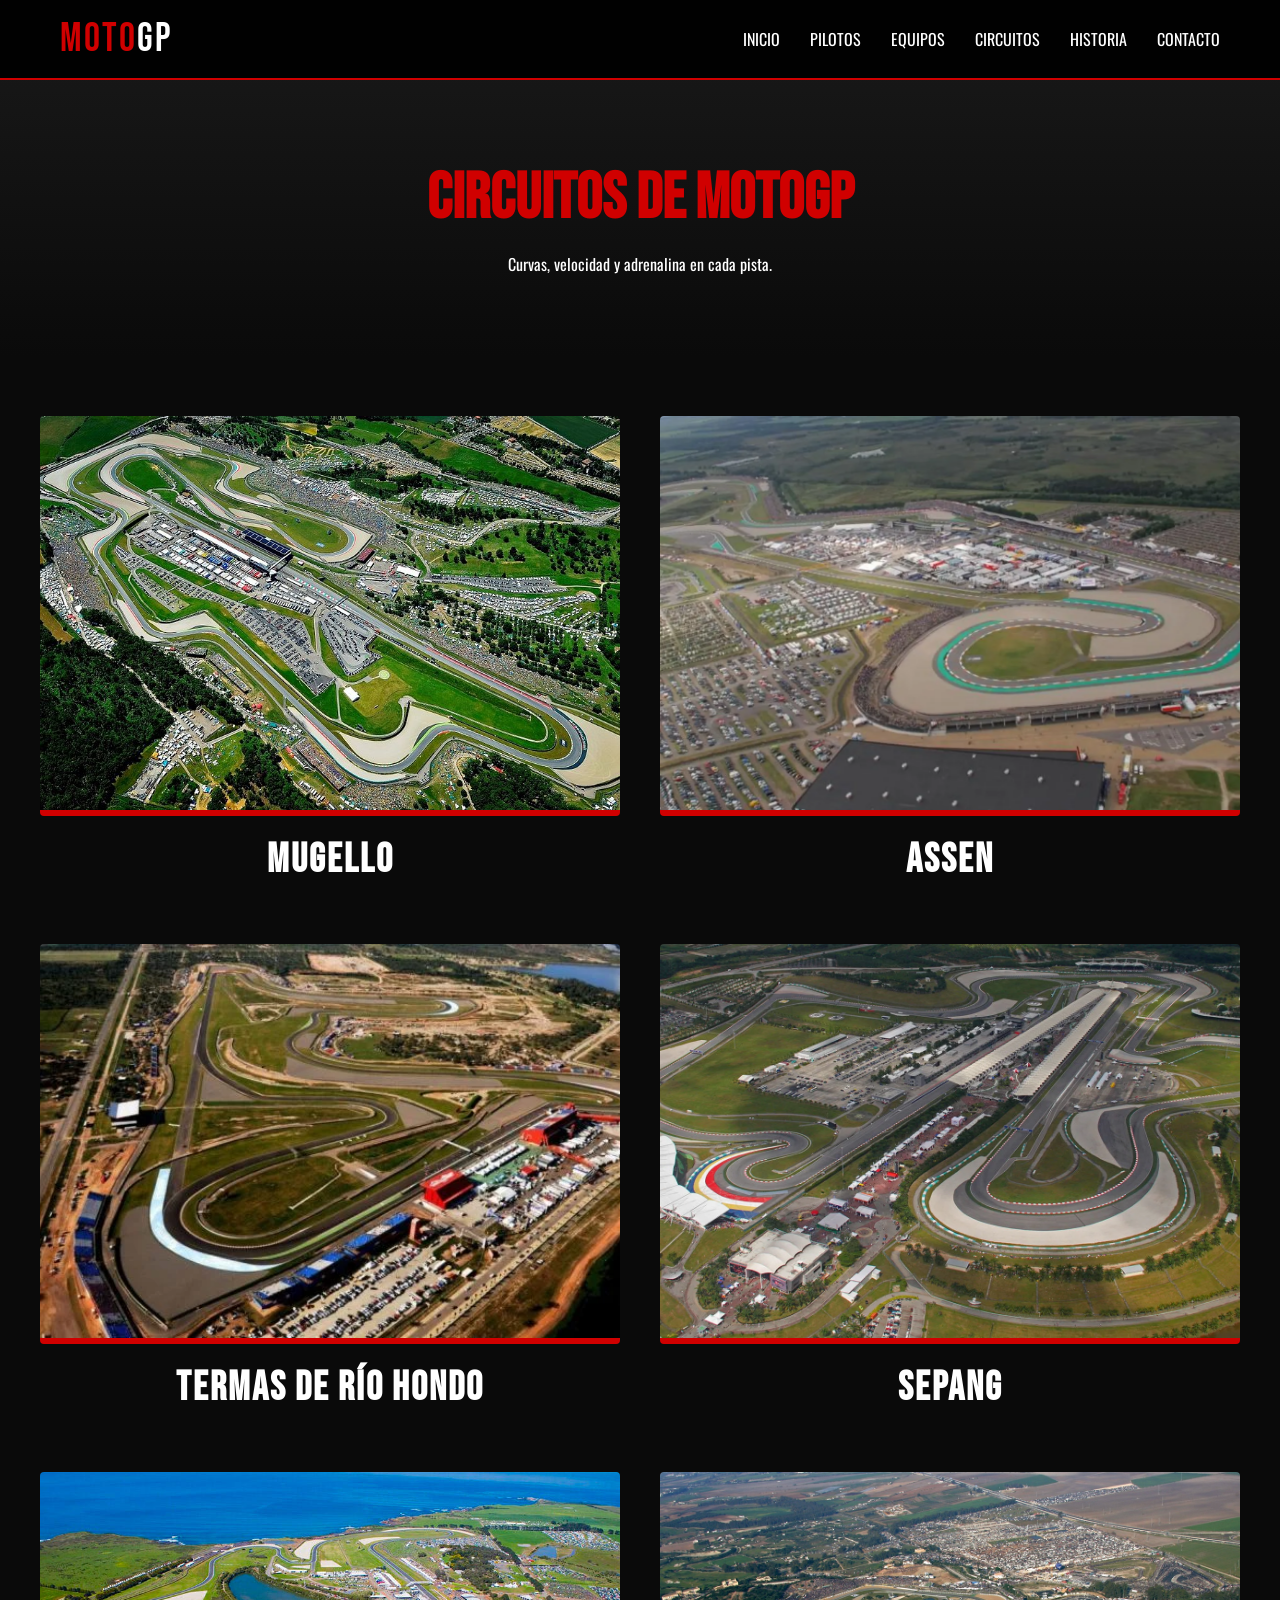
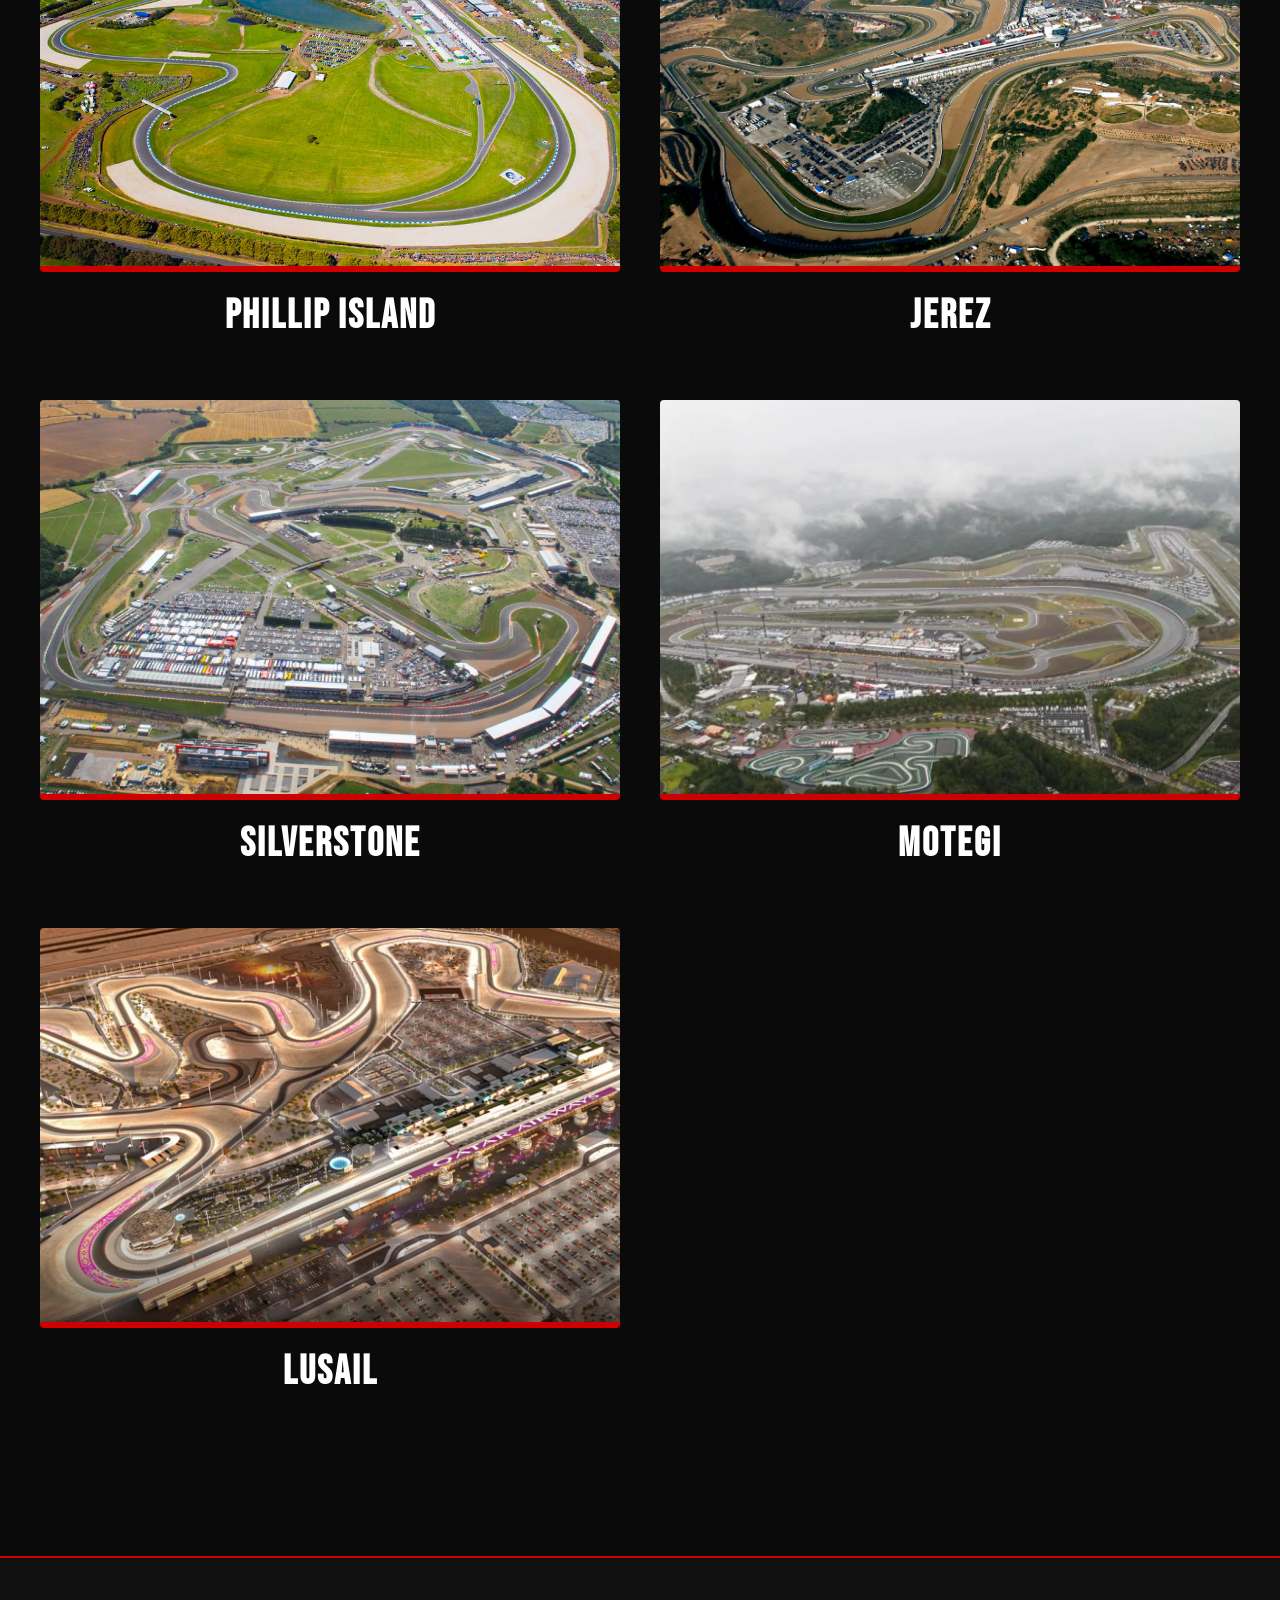
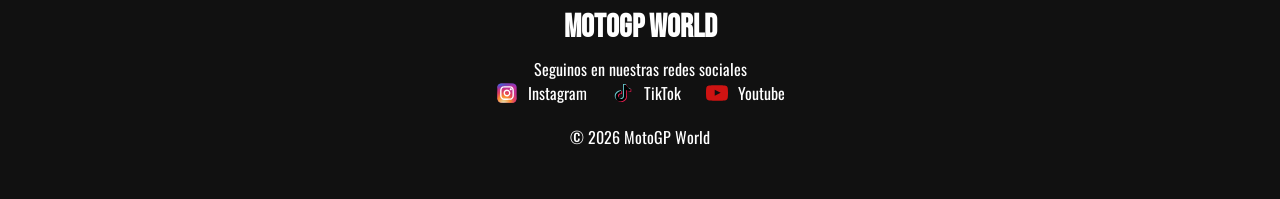
<file: circuitos.html>
<!DOCTYPE html>
<html lang="es">
<head>
  <meta charset="UTF-8">
  <meta name="viewport" content="width=device-width, initial-scale=1.0">
  <title>Circuitos | MotoGP World</title>

  <link rel="preconnect" href="https://fonts.googleapis.com">
  <link rel="preconnect" href="https://fonts.gstatic.com" crossorigin>
  <link href="https://fonts.googleapis.com/css2?family=Bebas+Neue&family=Oswald:wght@300;400;500;600&display=swap" rel="stylesheet">

  <link rel="stylesheet" href="css/style.css">
  <link rel="stylesheet" href="css/circuitos.css">
</head>
<body>

  <header>
    <nav class="navbar">
      <div class="logo">
        <a href="index.html">
          <span class="logo-red">MOTO</span><span class="logo-white">GP</span>
        </a>
      </div>

      <ul class="nav-links">
        <li><a href="index.html">Inicio</a></li>
        <li><a href="pilotos.html">Pilotos</a></li>
        <li><a href="equipos.html">Equipos</a></li>
        <li><a href="circuitos.html">Circuitos</a></li>
        <li><a href="historia.html">Historia</a></li>
        <li><a href="contacto.html">Contacto</a></li>
      </ul>
    </nav>
  </header>

  <main>

    <section class="page-banner">
      <h1>Circuitos de MotoGP</h1>
      <p>Curvas, velocidad y adrenalina en cada pista. </p>
    </section>

    <section class="circuits-section">
      <div class="gallery-container">

        <div class="gallery-item">
          <img src="img/CiruitoMugello.jpg" alt="Circuito de Mugello">
          <h2>Mugello</h2>
        </div>

        <div class="gallery-item">
          <img src="img/Assen.webp" alt="Circuito de Assen">
          <h2>Assen</h2>
        </div>

        <div class="gallery-item">
          <img src="img/termasdelrio.webp" alt="Termas de Río Hondo">
          <h2>Termas de Río Hondo</h2>
        </div>

        <div class="gallery-item">
          <img src="img/Sepang.webp" alt="Circuito de Sepang">
          <h2>Sepang</h2>
        </div>

        <div class="gallery-item">
          <img src="img/Phillips.jpg" alt="Phillip Island">
          <h2>Phillip Island</h2>
        </div>

        <div class="gallery-item">
          <img src="img/Jerez.jpeg" alt="Circuito de Jerez">
          <h2>Jerez</h2>
        </div>

        <div class="gallery-item">
          <img src="img/Silverstone.jpg" alt="Circuito de Silverstone">
          <h2>Silverstone</h2>
        </div>

        <div class="gallery-item">
          <img src="img/Motegi.webp" alt="Circuito de Motegi">
          <h2>Motegi</h2>
        </div>

        <div class="gallery-item">
          <img src="img/Lusail.webp" alt="Circuito de Lusail">
          <h2>Lusail</h2>
        </div>

      </div>
    </section>

  </main>

  <footer>
    <div class="footer-content">
      <h3>MotoGP World</h3>
      <p>Seguinos en nuestras redes sociales</p>

      <div class="footer-links">
        <a href="https://www.instagram.com/motogp/">
          <img src="img/instagram.svg" alt="Instagram" class="social-icon">
          Instagram
        </a>

        <a href="https://www.tiktok.com/@motogp">
          <img src="img/tiktok.svg" alt="TikTok" class="social-icon">
          TikTok
        </a>

        <a href="https://www.youtube.com/user/MotoGP">
          <img src="img/Youtube.svg" alt="Youtube" class="social-icon">
          Youtube
        </a>
      </div>

      <p class="copyright">© 2026 MotoGP World</p>
    </div>
  </footer>

</body>
</html>
</file>
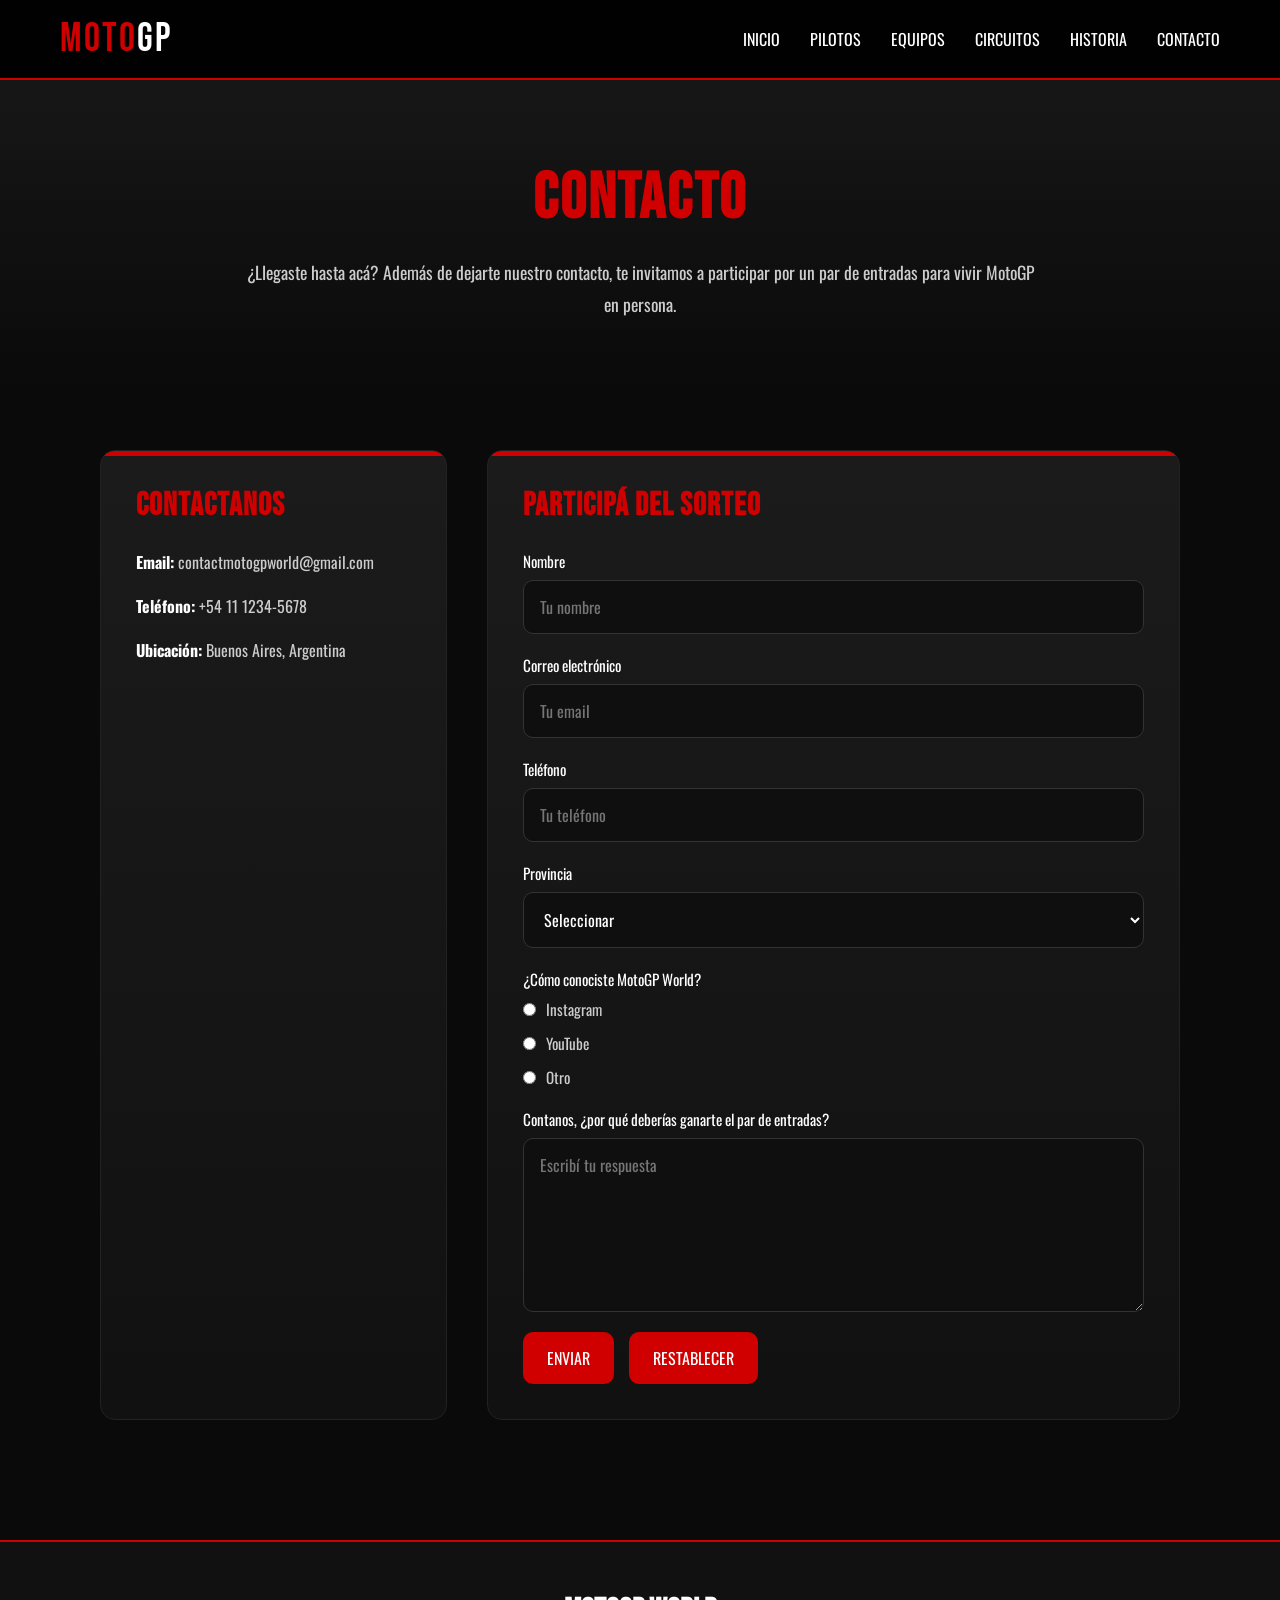
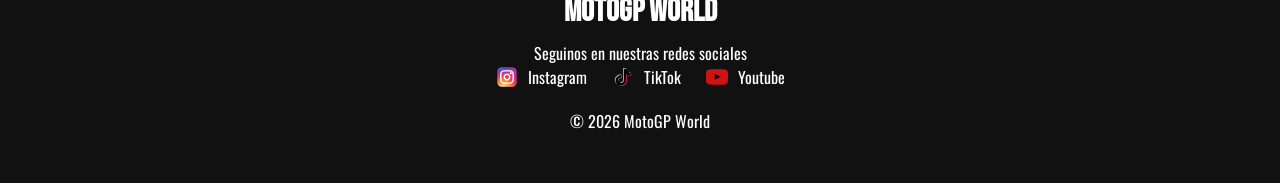
<file: contacto.html>
<!DOCTYPE html>
<html lang="es">
<head>
  <meta charset="UTF-8">
  <meta name="viewport" content="width=device-width, initial-scale=1.0">
  <title>Contacto | MotoGP World</title>

  <link rel="preconnect" href="https://fonts.googleapis.com">
  <link rel="preconnect" href="https://fonts.gstatic.com" crossorigin>
  <link href="https://fonts.googleapis.com/css2?family=Bebas+Neue&family=Oswald:wght@300;400;500;600&display=swap" rel="stylesheet">

  <link rel="stylesheet" href="css/style.css">
  <link rel="stylesheet" href="css/contacto.css">
</head>
<body>

  <header>
    <nav class="navbar">
      <div class="logo">
        <a href="index.html">
          <span class="logo-red">MOTO</span><span class="logo-white">GP</span>
        </a>
      </div>

      <ul class="nav-links">
        <li><a href="index.html">Inicio</a></li>
        <li><a href="pilotos.html">Pilotos</a></li>
        <li><a href="equipos.html">Equipos</a></li>
        <li><a href="circuitos.html">Circuitos</a></li>
        <li><a href="historia.html">Historia</a></li>
        <li><a href="contacto.html">Contacto</a></li>
      </ul>
    </nav>
  </header>

  <main>

    <section class="contacto-hero">
      <h1>Contacto</h1>
      <p>
         ¿Llegaste hasta acá? Además de dejarte nuestro contacto, te invitamos a participar por un par de entradas para vivir MotoGP en persona.
      </p>
    </section>

    <section class="contacto-container">

      <div class="contacto-info">
        <h2>Contactanos</h2>
        <p><strong>Email:</strong> contactmotogpworld@gmail.com</p>
        <p><strong>Teléfono:</strong> +54 11 1234-5678</p>
        <p><strong>Ubicación:</strong> Buenos Aires, Argentina</p>
      </div>

      <div class="contacto-formulario">
        <h2>Participá del sorteo</h2>

        <form>
          <label for="nombre">Nombre</label>
          <input type="text" id="nombre" name="nombre" placeholder="Tu nombre" required>

          <label for="email">Correo electrónico</label>
          <input type="email" id="email" name="email" placeholder="Tu email" required>

          <label for="telefono">Teléfono</label>
          <input type="tel" id="telefono" name="telefono" placeholder="Tu teléfono" required>

          <label for="provincia">Provincia</label>
          <select id="provincia" name="provincia" required>
            <option value="">Seleccionar</option>
            <option value="buenos-aires">Buenos Aires</option>
            <option value="cordoba">Córdoba</option>
            <option value="santa-fe">Santa Fe</option>
            <option value="mendoza">Mendoza</option>
            <option value="otra">Otra</option>
          </select>

          <label>¿Cómo conociste MotoGP World?</label>
          <div class="radio-group">
            <label><input type="radio" name="origen" value="instagram" required> Instagram</label>
            <label><input type="radio" name="origen" value="youtube"> YouTube</label>
            <label><input type="radio" name="origen" value="amigos"> Otro</label>
          </div>

          <label for="mensaje">Contanos, ¿por qué deberías ganarte el par de entradas?</label>
          <textarea id="mensaje" name="mensaje" rows="6" placeholder="Escribí tu respuesta" required></textarea>

          <div class="botones-formulario">
            <button type="submit">Enviar</button>
            <button type="reset" class="reset-btn">Restablecer</button>
          </div>
        </form>
      </div>

    </section>

  </main>

  <footer>
    <div class="footer-content">
      <h3>MotoGP World</h3>
      <p>Seguinos en nuestras redes sociales</p>

      <div class="footer-links">
        <a href="https://www.instagram.com/motogp/">
          <img src="img/instagram.svg" alt="Instagram" class="social-icon">
          Instagram
        </a>

        <a href="https://www.tiktok.com/@motogp">
          <img src="img/tiktok.svg" alt="TikTok" class="social-icon">
          TikTok
        </a>

        <a href="https://www.youtube.com/user/MotoGP">
          <img src="img/Youtube.svg" alt="Youtube" class="social-icon">
          Youtube
        </a>
      </div>

      <p class="copyright">© 2026 MotoGP World</p>
    </div>
  </footer>

</body>
</html>
</file>
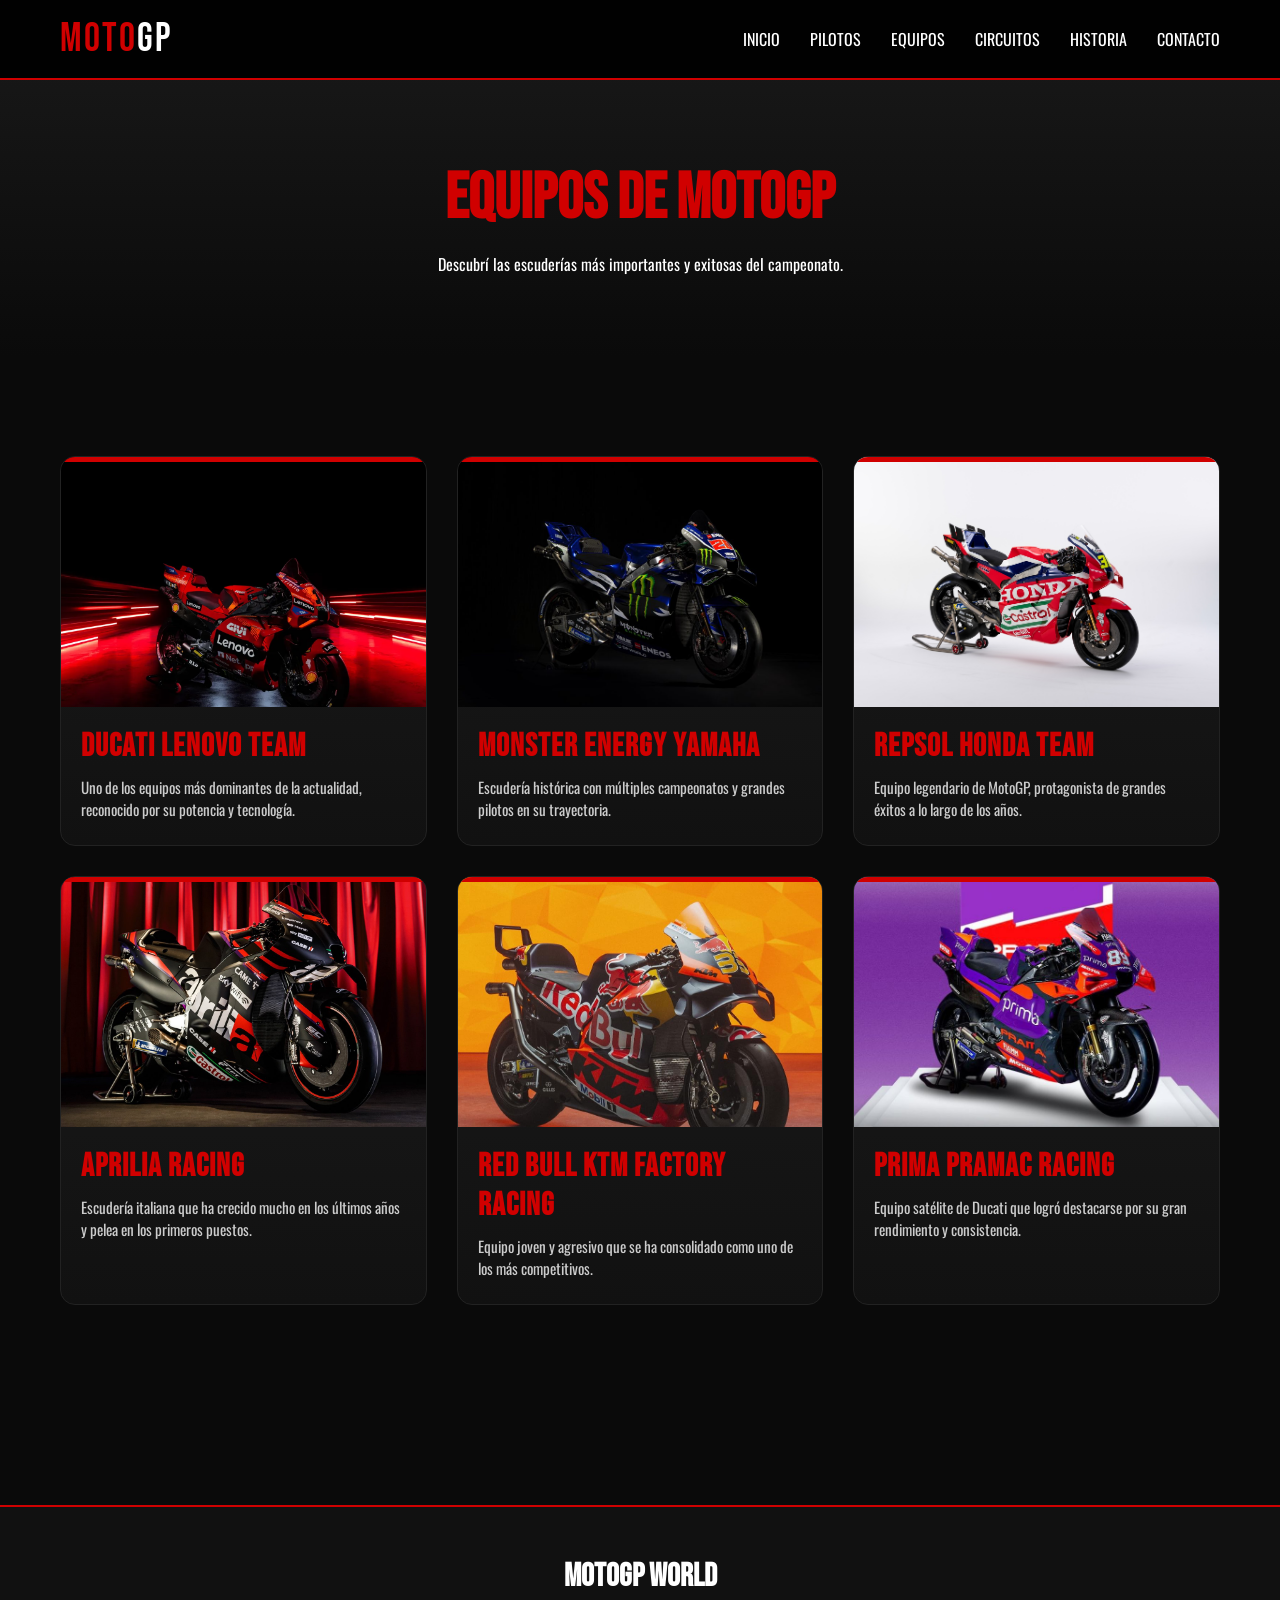
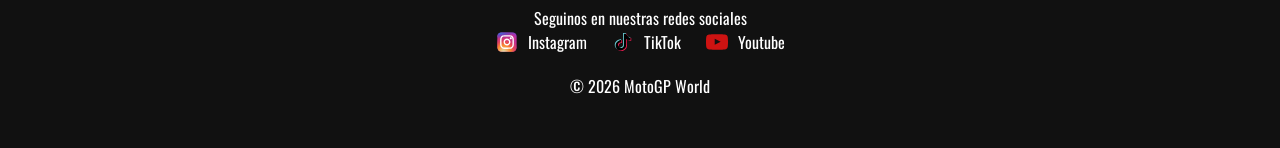
<file: equipos.html>
<!DOCTYPE html>
<html lang="es">
<head>
  <meta charset="UTF-8">
  <meta name="viewport" content="width=device-width, initial-scale=1.0">
  <title>Equipos | MotoGP World</title>

  <link rel="preconnect" href="https://fonts.googleapis.com">
  <link rel="preconnect" href="https://fonts.gstatic.com" crossorigin>
  <link href="https://fonts.googleapis.com/css2?family=Bebas+Neue&family=Oswald:wght@300;400;500;600&display=swap" rel="stylesheet">

  <link rel="stylesheet" href="css/style.css">
  <link rel="stylesheet" href="css/equipos.css">
</head>
<body>

  <header>
    <nav class="navbar">
      <div class="logo">
        <a href="index.html">
          <span class="logo-red">MOTO</span><span class="logo-white">GP</span>
        </a>
      </div>

      <ul class="nav-links">
        <li><a href="index.html">Inicio</a></li>
        <li><a href="pilotos.html">Pilotos</a></li>
        <li><a href="equipos.html">Equipos</a></li>
        <li><a href="circuitos.html">Circuitos</a></li>
        <li><a href="historia.html">Historia</a></li>
        <li><a href="contacto.html">Contacto</a></li>
      </ul>
    </nav>
  </header>

  <main>

    <section class="page-banner">
      <h1>Equipos de MotoGP</h1>
      <p>Descubrí las escuderías más importantes y exitosas del campeonato.</p>
    </section>

    <section class="teams-section">
      <div class="teams-container">

        <div class="team-card">
          <img src="img/DucatiTeam.webp" alt="Ducati Lenovo Team">
          <h2>Ducati Lenovo Team</h2>
          <p>Uno de los equipos más dominantes de la actualidad, reconocido por su potencia y tecnología.</p>
        </div>

        <div class="team-card">
          <img src="img/YamahaTeam.jpg" alt="Monster Energy Yamaha">
          <h2>Monster Energy Yamaha</h2>
          <p>Escudería histórica con múltiples campeonatos y grandes pilotos en su trayectoria.</p>
        </div>

        <div class="team-card">
          <img src="img/HondaTeam.jpg" alt="Repsol Honda Team">
          <h2>Repsol Honda Team</h2>
          <p>Equipo legendario de MotoGP, protagonista de grandes éxitos a lo largo de los años.</p>
        </div>

        <div class="team-card">
          <img src="img/ApriliTeam.jpg" alt="Aprilia Racing">
          <h2>Aprilia Racing</h2>
          <p>Escudería italiana que ha crecido mucho en los últimos años y pelea en los primeros puestos.</p>
        </div>

        <div class="team-card">
          <img src="img/RedbullTeam.jpeg" alt="Red Bull KTM Factory Racing">
          <h2>Red Bull KTM Factory Racing</h2>
          <p>Equipo joven y agresivo que se ha consolidado como uno de los más competitivos.</p>
        </div>

        <div class="team-card">
          <img src="img/PrimiaTeam.jpg" alt="Prima Pramac Racing">
          <h2>Prima Pramac Racing</h2>
          <p>Equipo satélite de Ducati que logró destacarse por su gran rendimiento y consistencia.</p>
        </div>

      </div>
    </section>

  </main>

  <footer>
    <div class="footer-content">
      <h3>MotoGP World</h3>
      <p>Seguinos en nuestras redes sociales</p>

      <div class="footer-links">
        <a href="https://www.instagram.com/motogp/">
          <img src="img/instagram.svg" alt="Instagram" class="social-icon">
          Instagram
        </a>

        <a href="https://www.tiktok.com/@motogp">
          <img src="img/tiktok.svg" alt="TikTok" class="social-icon">
          TikTok
        </a>

        <a href="https://www.youtube.com/user/MotoGP">
          <img src="img/Youtube.svg" alt="Youtube" class="social-icon">
          Youtube
        </a>
      </div>

      <p class="copyright">© 2026 MotoGP World</p>
    </div>
  </footer>

</body>
</html>
</file>
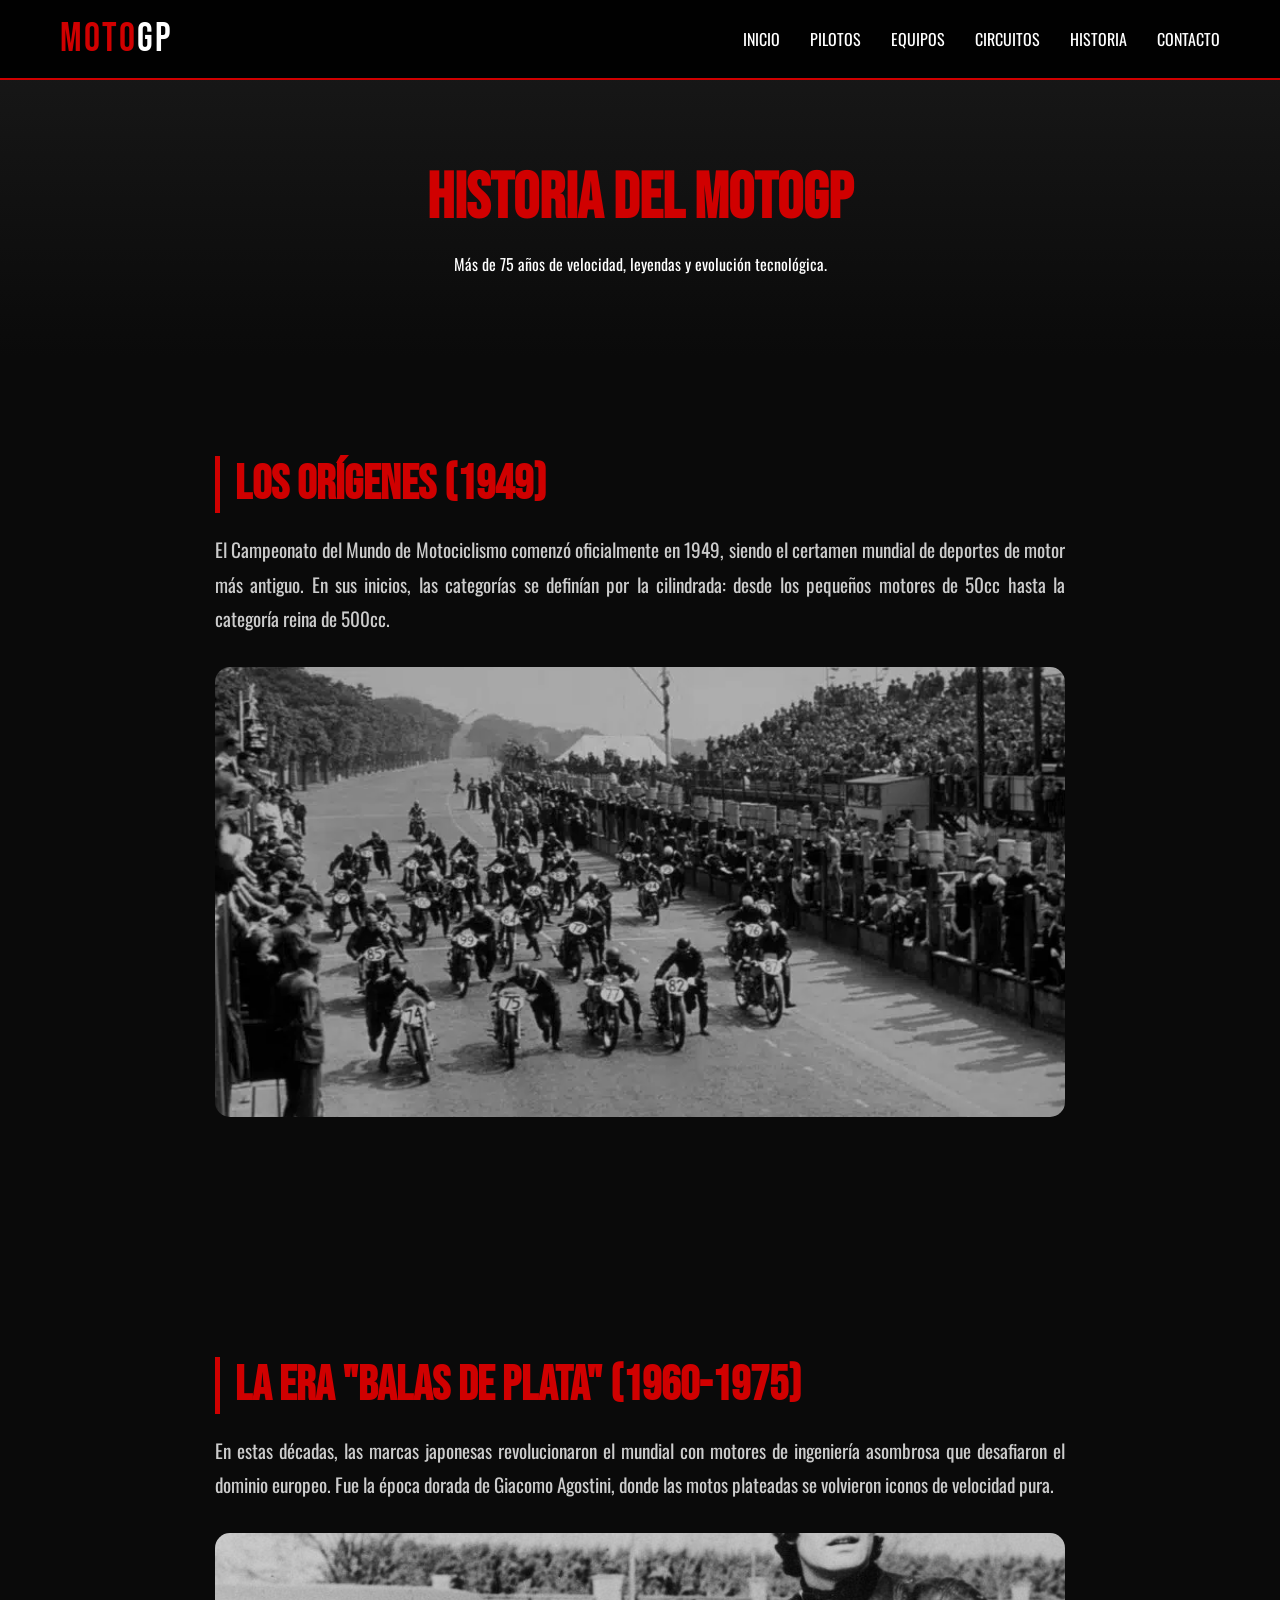
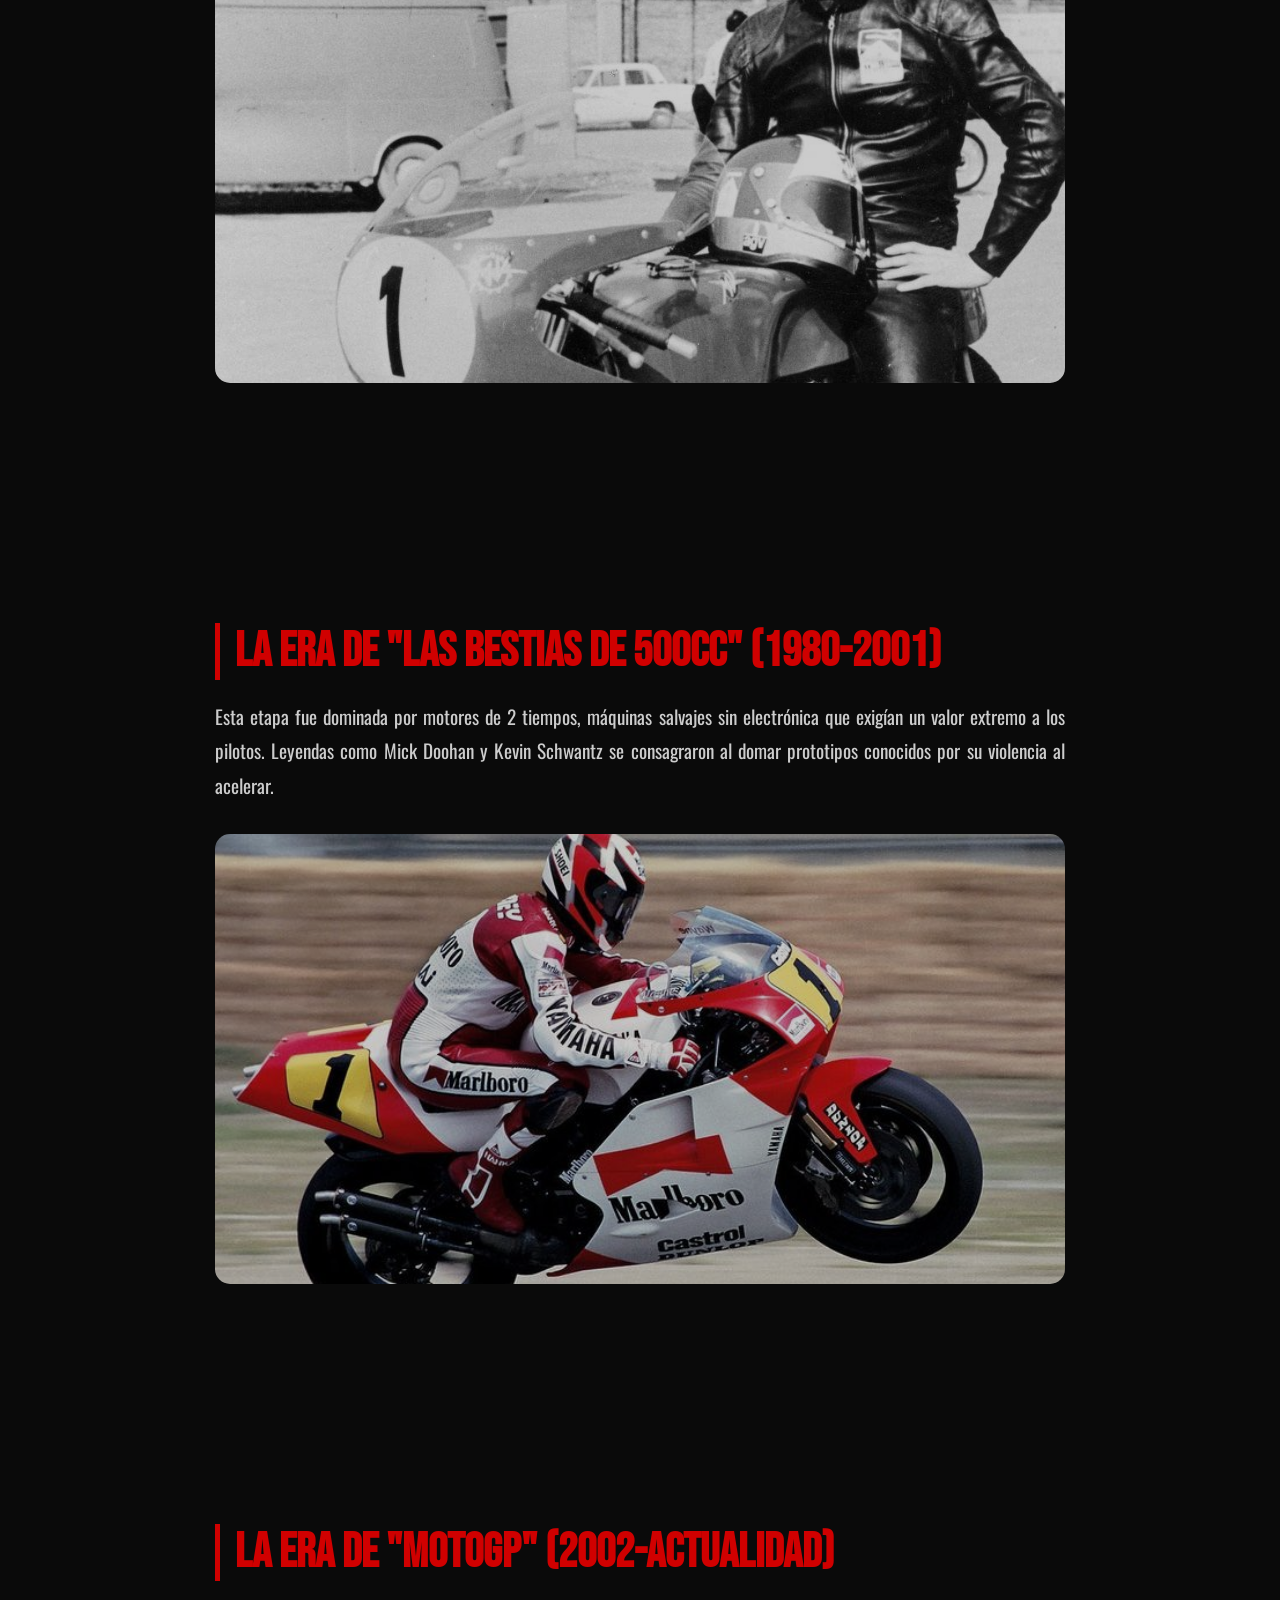
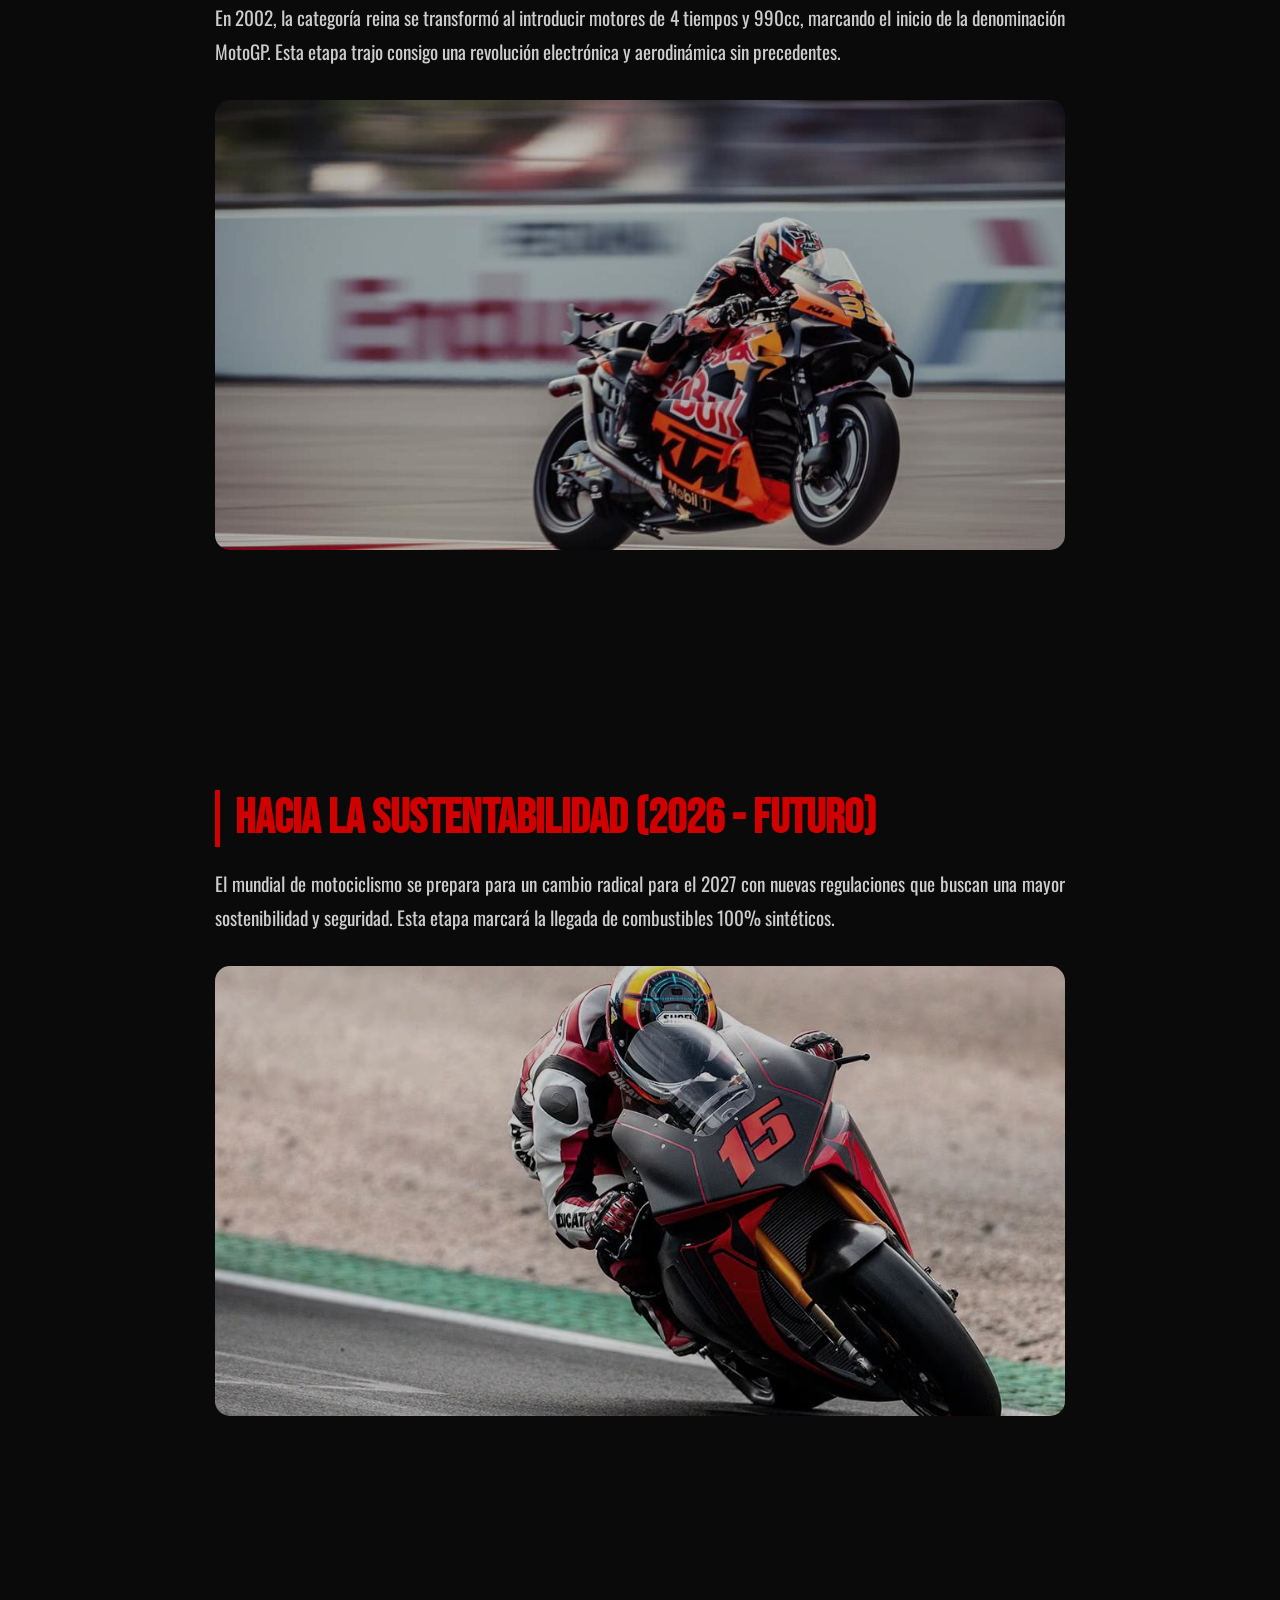
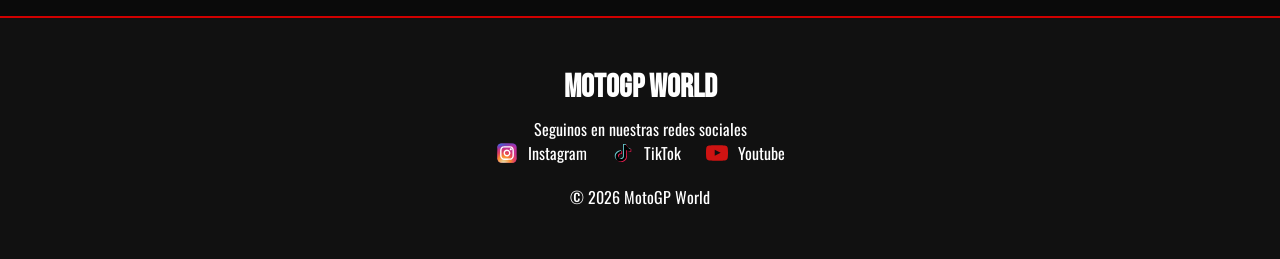
<file: historia.html>
<!DOCTYPE html>
<html lang="es">
<head>
  <meta charset="UTF-8">
  <meta name="viewport" content="width=device-width, initial-scale=1.0">
  <title>Historia - MotoGP World</title>

  <link rel="preconnect" href="https://fonts.googleapis.com">
  <link rel="preconnect" href="https://fonts.gstatic.com" crossorigin>
  <link href="https://fonts.googleapis.com/css2?family=Bebas+Neue&family=Oswald:wght@300;400;500;600&display=swap" rel="stylesheet">

  <link rel="stylesheet" href="css/style.css">
  <link rel="stylesheet" href="css/historia.css">
</head>
<body>

  <header>
    <nav class="navbar">
      <div class="logo">
        <a href="index.html">
          <span class="logo-red">MOTO</span><span class="logo-white">GP</span>
        </a>
      </div>

      <ul class="nav-links">
        <li><a href="index.html">Inicio</a></li>
        <li><a href="pilotos.html">Pilotos</a></li>
        <li><a href="equipos.html">Equipos</a></li>
        <li><a href="circuitos.html">Circuitos</a></li>
        <li><a href="historia.html" class="active">Historia</a></li>
        <li><a href="contacto.html">Contacto</a></li>
      </ul>
    </nav>
  </header>

  <main>
    <section class="page-banner">
      <h1>Historia del MotoGP</h1>
      <p>Más de 75 años de velocidad, leyendas y evolución tecnológica.</p>
    </section>

    <section class="historia-container">
      <div class="historia-content">
        <h2>Los Orígenes (1949)</h2>
        <p>
          El Campeonato del Mundo de Motociclismo comenzó oficialmente en 1949, siendo el certamen mundial de deportes de motor más antiguo. En sus inicios, las categorías se definían por la cilindrada: desde los pequeños motores de 50cc hasta la categoría reina de 500cc.
        </p>
        <div class="historia-image">
          <img src="img/FotoAntigua.webp" alt="Carrera antigua de MotoGP">
        </div>
      </div>
    </section>

    <section class="historia-container">
      <div class="historia-content">
        <h2>La era "Balas de plata" (1960-1975)</h2>
        <p>
          En estas décadas, las marcas japonesas revolucionaron el mundial con motores de ingeniería asombrosa que desafiaron el dominio europeo. Fue la época dorada de Giacomo Agostini, donde las motos plateadas se volvieron iconos de velocidad pura.
        </p>
        <div class="historia-image">
          <img src="img/Giacomo.jpg" alt="Imagen de Giacomo">
        </div>
      </div>
    </section>

    <section class="historia-container">
      <div class="historia-content">
        <h2>La era de "Las bestias de 500cc" (1980-2001)</h2>
        <p>
          Esta etapa fue dominada por motores de 2 tiempos, máquinas salvajes sin electrónica que exigían un valor extremo a los pilotos. Leyendas como Mick Doohan y Kevin Schwantz se consagraron al domar prototipos conocidos por su violencia al acelerar.
        </p>
        <div class="historia-image">
          <img src="img/WayneRainey.jpg" alt="Imagen de wayne">
        </div>
      </div>
    </section>

    <section class="historia-container">
      <div class="historia-content">
        <h2>La era de "MotoGp" (2002-actualidad)</h2>
        <p>
          En 2002, la categoría reina se transformó al introducir motores de 4 tiempos y 990cc, marcando el inicio de la denominación MotoGP. Esta etapa trajo consigo una revolución electrónica y aerodinámica sin precedentes.
        </p>
        <div class="historia-image">
          <img src="img/MotogpActual.jpg" alt="MotoGP en la actualidad">
        </div>
      </div>
    </section>

    <section class="historia-container">
      <div class="historia-content">
        <h2>Hacia la Sustentabilidad (2026 - Futuro)</h2>
        <p>
          El mundial de motociclismo se prepara para un cambio radical para el 2027 con nuevas regulaciones que buscan una mayor sostenibilidad y seguridad. Esta etapa marcará la llegada de combustibles 100% sintéticos.
        </p>
        <div class="historia-image">
          <img src="img/Motoelectrica.avif" alt="Moto electrica del futuro">
        </div>
      </div>
    </section>
  </main>

  <footer>
    <div class="footer-content">
      <h3>MotoGP World</h3>
      <p>Seguinos en nuestras redes sociales</p>

      <div class="footer-links">
        <a href="https://www.instagram.com/motogp/">
          <img src="img/instagram.svg" alt="Instagram" class="social-icon">
          Instagram
        </a>

        <a href="https://www.tiktok.com/@motogp">
          <img src="img/tiktok.svg" alt="TikTok" class="social-icon">
          TikTok
        </a>

        <a href="https://www.youtube.com/user/MotoGP">
          <img src="img/Youtube.svg" alt="Youtube" class="social-icon">
          Youtube
        </a>
      </div>

      <p class="copyright">© 2026 MotoGP World</p>
    </div>
  </footer>

</body>
</html>
</file>
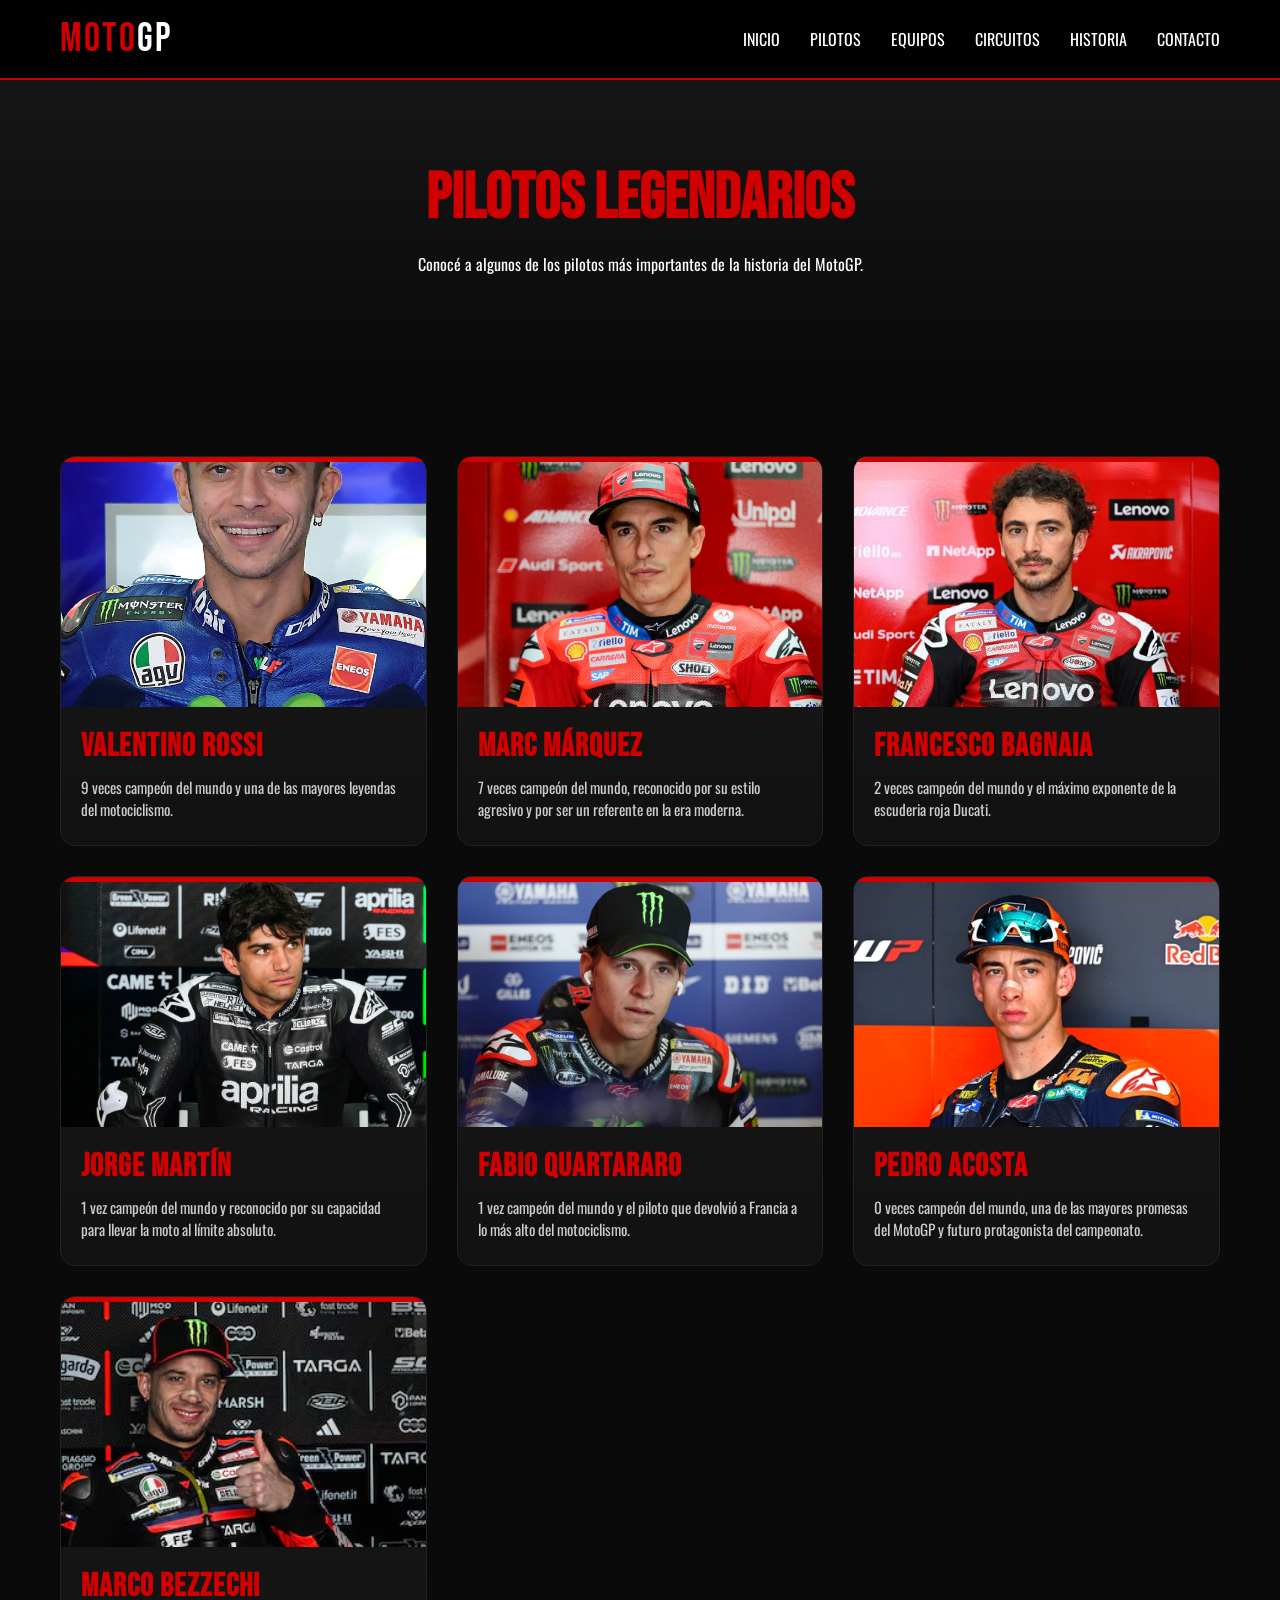
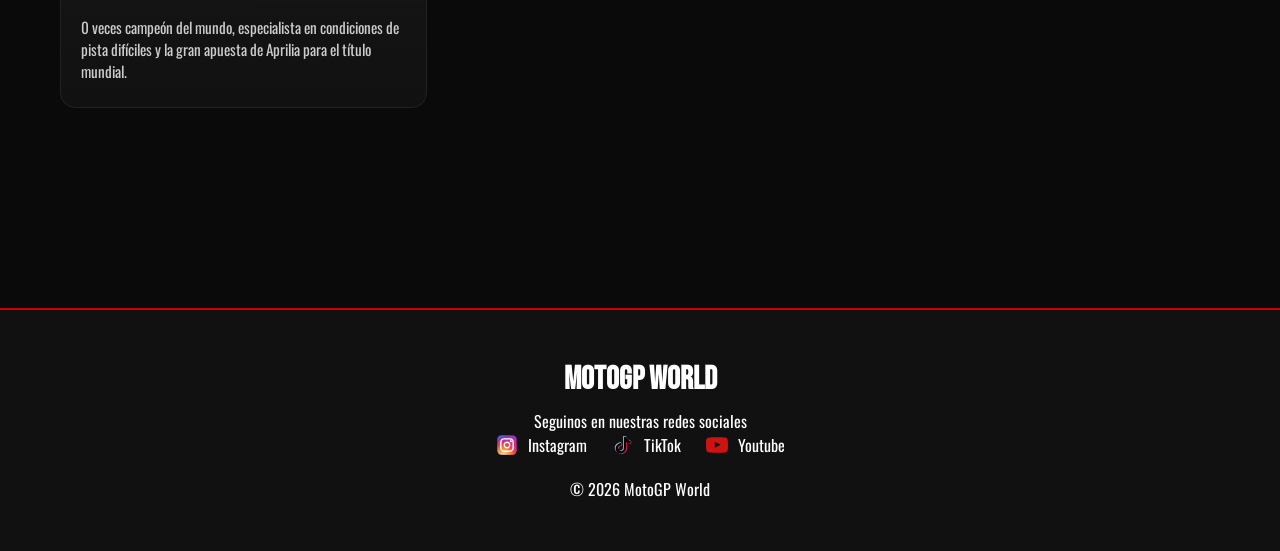
<file: pilotos.html>
<!DOCTYPE html>
<html lang="es">
<head>
  <meta charset="UTF-8">
  <meta name="viewport" content="width=device-width, initial-scale=1.0">
  <title>Pilotos | MotoGP World</title>

  <link rel="preconnect" href="https://fonts.googleapis.com">
  <link rel="preconnect" href="https://fonts.gstatic.com" crossorigin>
  <link href="https://fonts.googleapis.com/css2?family=Bebas+Neue&family=Oswald:wght@300;400;500;600&display=swap" rel="stylesheet">

  <link rel="stylesheet" href="css/style.css">
  <link rel="stylesheet" href="css/pilotos.css">
</head>
<body>

  <header>
    <nav class="navbar">
      <div class="logo">
        <a href="index.html">
          <span class="logo-red">MOTO</span><span class="logo-white">GP</span>
        </a>
      </div>

      <ul class="nav-links">
        <li><a href="index.html">Inicio</a></li>
        <li><a href="pilotos.html">Pilotos</a></li>
        <li><a href="equipos.html">Equipos</a></li>
        <li><a href="circuitos.html">Circuitos</a></li>
        <li><a href="historia.html">Historia</a></li>
        <li><a href="contacto.html">Contacto</a></li>
      </ul>
    </nav>
  </header>

  <main>

    <section class="page-banner">
      <h1>Pilotos Legendarios</h1>
      <p>Conocé a algunos de los pilotos más importantes de la historia del MotoGP.</p>
    </section>

    <section class="pilots-section">
      <div class="pilots-container">

        <div class="pilot-card">
          <img src="img/ValentinoRossi.jpg" alt="Valentino Rossi">
          <h2>Valentino Rossi</h2>
          <p>9 veces campeón del mundo y una de las mayores leyendas del motociclismo.</p>
        </div>

        <div class="pilot-card">
          <img src="img/MarcMarquez.webp" alt="Marc Márquez">
          <h2>Marc Márquez</h2>
          <p>7 veces campeón del mundo, reconocido por su estilo agresivo y por ser un referente en la era moderna. </p>
        </div>

        <div class="pilot-card">
          <img src="img/PecoBagnaia.jpg" alt="Francesco Bagnaia">
          <h2>Francesco Bagnaia</h2>
          <p>2 veces campeón del mundo y el máximo exponente de la escuderia roja Ducati.</p>
        </div>

        <div class="pilot-card">
          <img src="img/JorgeMartin.jpg" alt="Jorge Martín">
          <h2>Jorge Martín</h2>
          <p>1 vez campeón del mundo y reconocido por su capacidad para llevar la moto al límite absoluto.</p>
        </div>

        <div class="pilot-card">
          <img src="img/FabioQuartararo.jpg" alt="Fabio Quartararo">
          <h2>Fabio Quartararo</h2>
          <p>1 vez campeón del mundo y el piloto que devolvió a Francia a lo más alto del motociclismo.</p>
        </div>

        <div class="pilot-card">
          <img src="img/PedroAcosta.webp" alt="Pedro Acosta">
          <h2>Pedro Acosta</h2>
          <p>0 veces campeón del mundo, una de las mayores promesas del MotoGP y futuro protagonista del campeonato.</p>
        </div>

        <div class="pilot-card">
          <img src="img/Bezzechi.avif" alt="Marco Bezzechi">
          <h2>Marco Bezzechi</h2>
          <p>0 veces campeón del mundo, especialista en condiciones de pista difíciles y la gran apuesta de Aprilia para el título mundial.</p>
        </div>

      </div>
    </section>

  </main>

  <footer>
    <div class="footer-content">
      <h3>MotoGP World</h3>
      <p>Seguinos en nuestras redes sociales</p>

      <div class="footer-links">
        <a href="https://www.instagram.com/motogp/">
          <img src="img/instagram.svg" alt="Instagram" class="social-icon">
          Instagram
        </a>

        <a href="https://www.tiktok.com/@motogp">
          <img src="img/tiktok.svg" alt="TikTok" class="social-icon">
          TikTok
        </a>

        <a href="https://www.youtube.com/user/MotoGP">
          <img src="img/Youtube.svg" alt="Youtube" class="social-icon">
          Youtube
        </a>
      </div>

      <p class="copyright">© 2026 MotoGP World</p>
    </div>
  </footer>

</body>
</html>
</file>
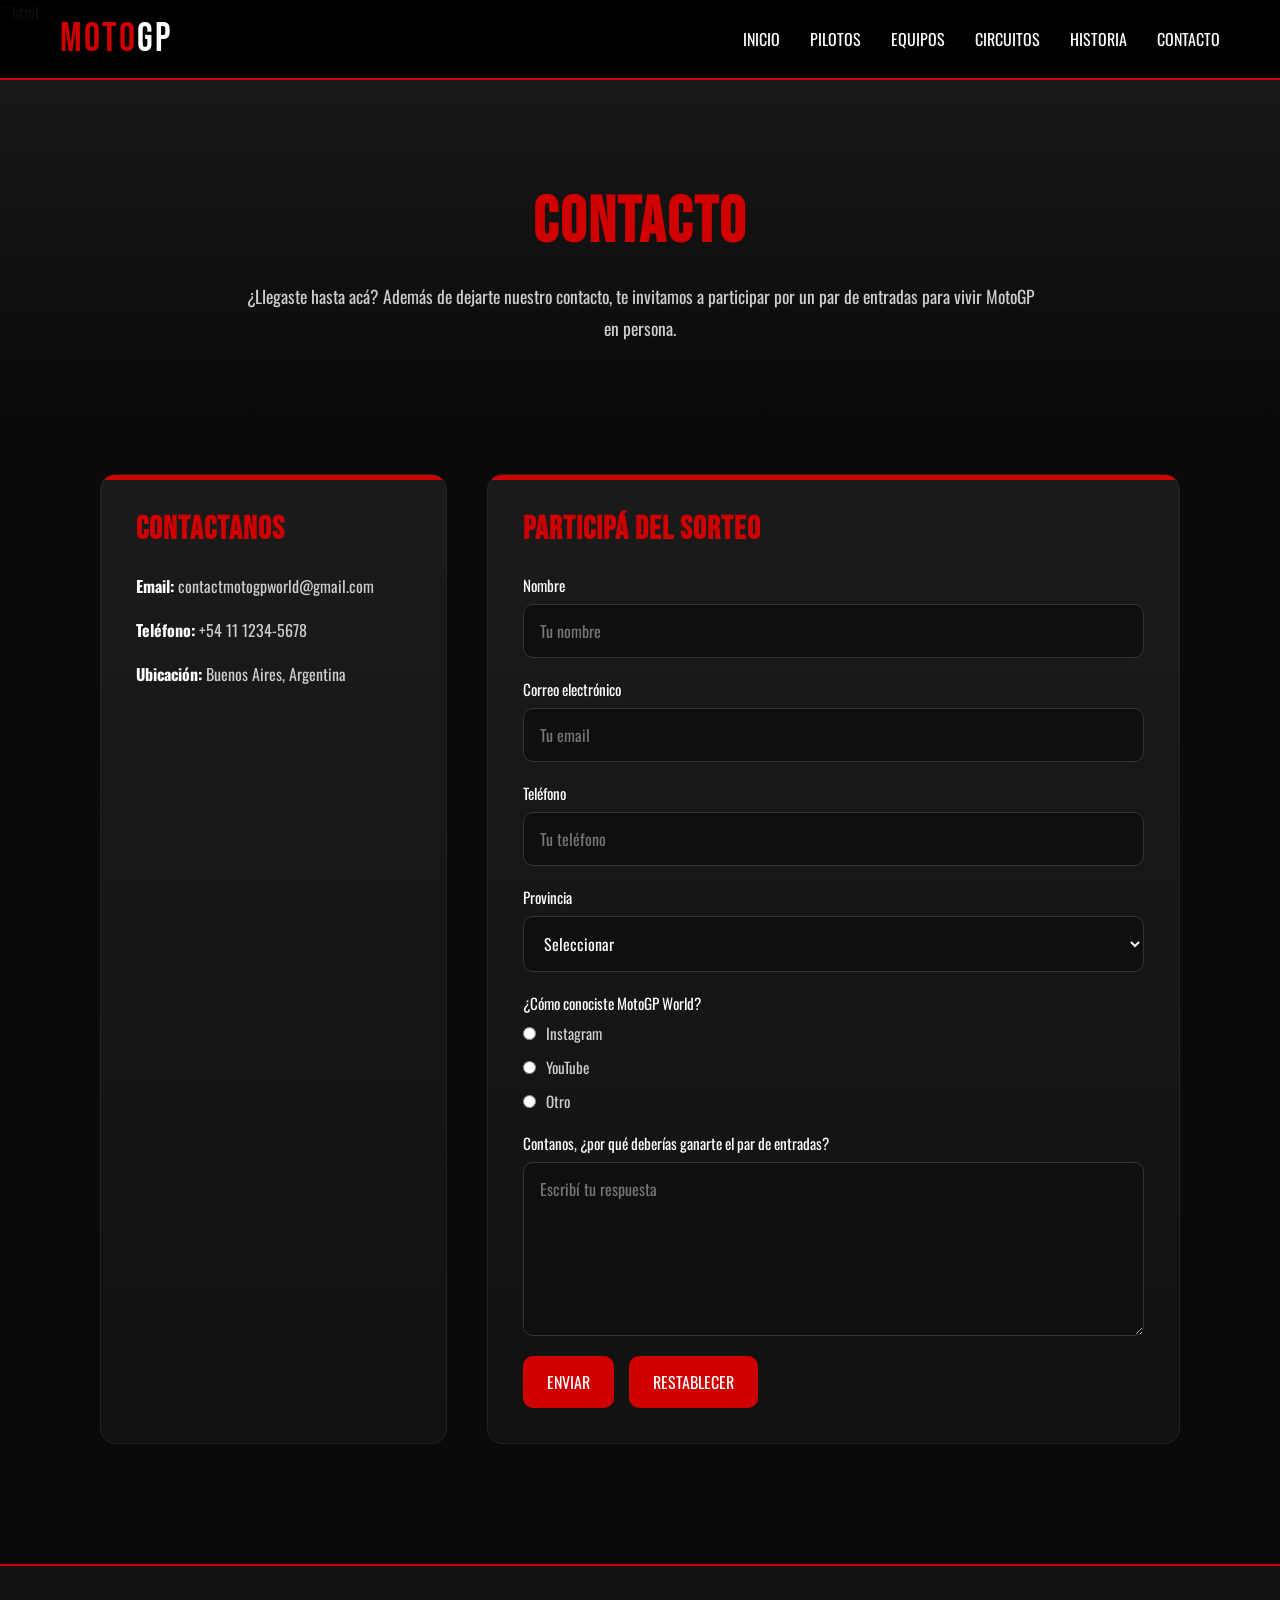
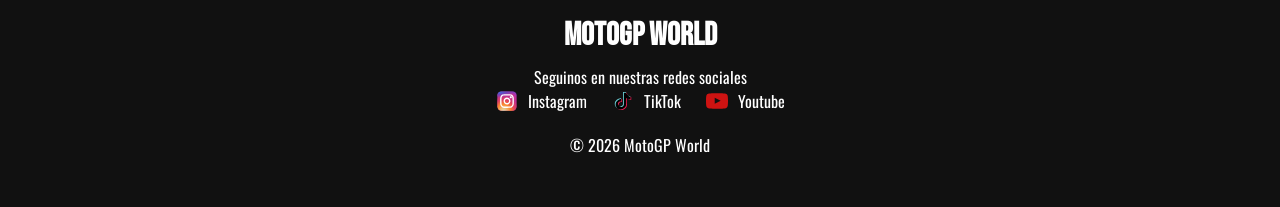
<file: practica/contacto.html>
```html
<!DOCTYPE html>
<html lang="es">
<head>
  <meta charset="UTF-8">
  <meta name="viewport" content="width=device-width, initial-scale=1.0">
  <title>Contacto | MotoGP World</title>

  <link rel="preconnect" href="https://fonts.googleapis.com">
  <link rel="preconnect" href="https://fonts.gstatic.com" crossorigin>
  <link href="https://fonts.googleapis.com/css2?family=Bebas+Neue&family=Oswald:wght@300;400;500;600&display=swap" rel="stylesheet">

  <link rel="stylesheet" href="./css/style.css">
  <link rel="stylesheet" href="./css/contacto.css">
</head>
<body>

  <header>
    <nav class="navbar">
      <div class="logo">
        <a href="index.html">
          <span class="logo-red">MOTO</span><span class="logo-white">GP</span>
        </a>
      </div>

      <ul class="nav-links">
        <li><a href="index.html">Inicio</a></li>
        <li><a href="pilotos.html">Pilotos</a></li>
        <li><a href="equipos.html">Equipos</a></li>
        <li><a href="circuitos.html">Circuitos</a></li>
        <li><a href="historia.html">Historia</a></li>
        <li><a href="contacto.html">Contacto</a></li>
      </ul>
    </nav>
  </header>

  <main>

    <section class="contacto-hero">
      <h1>Contacto</h1>
      <p>
         ¿Llegaste hasta acá? Además de dejarte nuestro contacto, te invitamos a participar por un par de entradas para vivir MotoGP en persona.
      </p>
    </section>

    <section class="contacto-container">

      <div class="contacto-info">
        <h2>Contactanos</h2>
        <p><strong>Email:</strong> contactmotogpworld@gmail.com</p>
        <p><strong>Teléfono:</strong> +54 11 1234-5678</p>
        <p><strong>Ubicación:</strong> Buenos Aires, Argentina</p>
      </div>

      <div class="contacto-formulario">
        <h2>Participá del sorteo</h2>

        <form>
          <label for="nombre">Nombre</label>
          <input type="text" id="nombre" name="nombre" placeholder="Tu nombre" required>

          <label for="email">Correo electrónico</label>
          <input type="email" id="email" name="email" placeholder="Tu email" required>

          <label for="telefono">Teléfono</label>
          <input type="tel" id="telefono" name="telefono" placeholder="Tu teléfono" required>

          <label for="provincia">Provincia</label>
          <select id="provincia" name="provincia" required>
            <option value="">Seleccionar</option>
            <option value="buenos-aires">Buenos Aires</option>
            <option value="cordoba">Córdoba</option>
            <option value="santa-fe">Santa Fe</option>
            <option value="mendoza">Mendoza</option>
            <option value="otra">Otra</option>
          </select>

          <label>¿Cómo conociste MotoGP World?</label>
          <div class="radio-group">
            <label><input type="radio" name="origen" value="instagram" required> Instagram</label>
            <label><input type="radio" name="origen" value="youtube"> YouTube</label>
            <label><input type="radio" name="origen" value="amigos"> Otro</label>
          </div>

          <label for="mensaje">Contanos, ¿por qué deberías ganarte el par de entradas?</label>
          <textarea id="mensaje" name="mensaje" rows="6" placeholder="Escribí tu respuesta" required></textarea>

          <div class="botones-formulario">
            <button type="submit">Enviar</button>
            <button type="reset" class="reset-btn">Restablecer</button>
          </div>
        </form>
      </div>

    </section>

  </main>

  <footer>
    <div class="footer-content">
      <h3>MotoGP World</h3>
      <p>Seguinos en nuestras redes sociales</p>

      <div class="footer-links">
        <a href="https://www.instagram.com/motogp/">
          <img src="./img/instagram.svg" alt="Instagram" class="social-icon">
          Instagram
        </a>

        <a href="https://www.tiktok.com/@motogp">
          <img src="./img/tiktok.svg" alt="TikTok" class="social-icon">
          TikTok
        </a>

        <a href="https://www.youtube.com/user/MotoGP">
          <img src="./img/Youtube.svg" alt="Youtube" class="social-icon">
          Youtube
        </a>
      </div>

      <p class="copyright">© 2026 MotoGP World</p>
    </div>
  </footer>

</body>
</html>
</file>
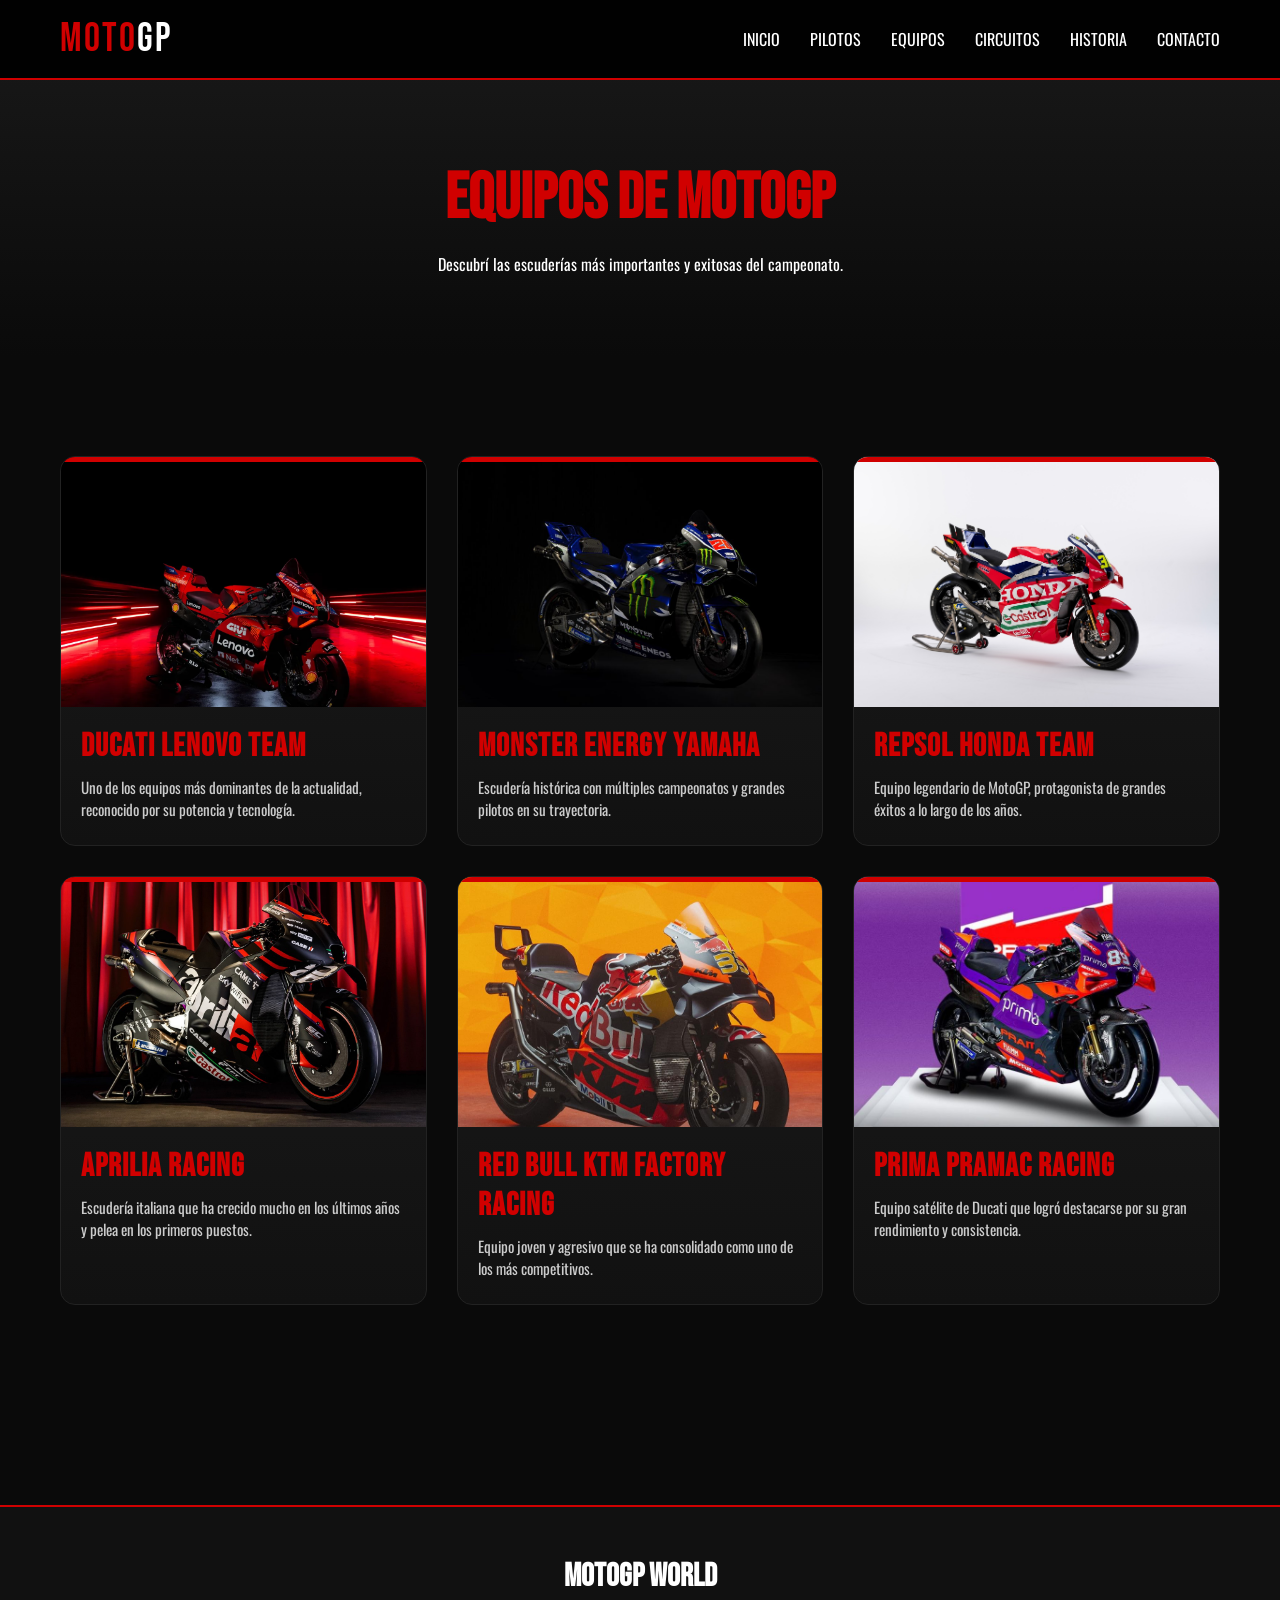
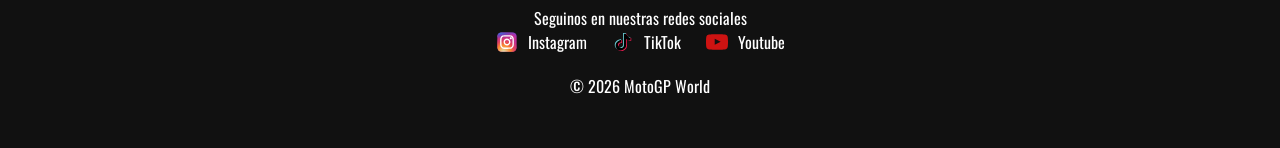
<file: practica/equipos.html>
<!DOCTYPE html>
<html lang="es">
<head>
  <meta charset="UTF-8">
  <meta name="viewport" content="width=device-width, initial-scale=1.0">
  <title>Equipos | MotoGP World</title>

  <link rel="preconnect" href="https://fonts.googleapis.com">
  <link rel="preconnect" href="https://fonts.gstatic.com" crossorigin>
  <link href="https://fonts.googleapis.com/css2?family=Bebas+Neue&family=Oswald:wght@300;400;500;600&display=swap" rel="stylesheet">

  <link rel="stylesheet" href="./css/style.css">
  <link rel="stylesheet" href="./css/equipos.css">
</head>
<body>

  <header>
    <nav class="navbar">
      <div class="logo">
        <a href="index.html">
          <span class="logo-red">MOTO</span><span class="logo-white">GP</span>
        </a>
      </div>

      <ul class="nav-links">
        <li><a href="index.html">Inicio</a></li>
        <li><a href="pilotos.html">Pilotos</a></li>
        <li><a href="equipos.html">Equipos</a></li>
        <li><a href="circuitos.html">Circuitos</a></li>
        <li><a href="historia.html">Historia</a></li>
        <li><a href="contacto.html">Contacto</a></li>
      </ul>
    </nav>
  </header>

  <main>

    <section class="page-banner">
      <h1>Equipos de MotoGP</h1>
      <p>Descubrí las escuderías más importantes y exitosas del campeonato.</p>
    </section>

    <section class="teams-section">
      <div class="teams-container">

        <div class="team-card">
          <img src="./img/DucatiTeam.webp" alt="Ducati Lenovo Team">
          <h2>Ducati Lenovo Team</h2>
          <p>Uno de los equipos más dominantes de la actualidad, reconocido por su potencia y tecnología.</p>
        </div>

        <div class="team-card">
          <img src="./img/YamahaTeam.jpg" alt="Monster Energy Yamaha">
          <h2>Monster Energy Yamaha</h2>
          <p>Escudería histórica con múltiples campeonatos y grandes pilotos en su trayectoria.</p>
        </div>

        <div class="team-card">
          <img src="./img/HondaTeam.jpg" alt="Repsol Honda Team">
          <h2>Repsol Honda Team</h2>
          <p>Equipo legendario de MotoGP, protagonista de grandes éxitos a lo largo de los años.</p>
        </div>

        <div class="team-card">
          <img src="./img/ApriliTeam.jpg" alt="Aprilia Racing">
          <h2>Aprilia Racing</h2>
          <p>Escudería italiana que ha crecido mucho en los últimos años y pelea en los primeros puestos.</p>
        </div>

        <div class="team-card">
          <img src="./img/RedbullTeam.jpeg" alt="Red Bull KTM Factory Racing">
          <h2>Red Bull KTM Factory Racing</h2>
          <p>Equipo joven y agresivo que se ha consolidado como uno de los más competitivos.</p>
        </div>

        <div class="team-card">
          <img src="./img/PrimiaTeam.jpg" alt="Prima Pramac Racing">
          <h2>Prima Pramac Racing</h2>
          <p>Equipo satélite de Ducati que logró destacarse por su gran rendimiento y consistencia.</p>
        </div>

      </div>
    </section>

  </main>

  <footer>
    <div class="footer-content">
      <h3>MotoGP World</h3>
      <p>Seguinos en nuestras redes sociales</p>

      <div class="footer-links">
        <a href="https://www.instagram.com/motogp/">
          <img src="./img/instagram.svg" alt="Instagram" class="social-icon">
          Instagram
        </a>

        <a href="https://www.tiktok.com/@motogp">
          <img src="./img/tiktok.svg" alt="TikTok" class="social-icon">
          TikTok
        </a>

        <a href="https://www.youtube.com/user/MotoGP">
          <img src="./img/Youtube.svg" alt="Youtube" class="social-icon">
          Youtube
        </a>
      </div>

      <p class="copyright">© 2026 MotoGP World</p>
    </div>
  </footer>

</body>
</html>
</file>
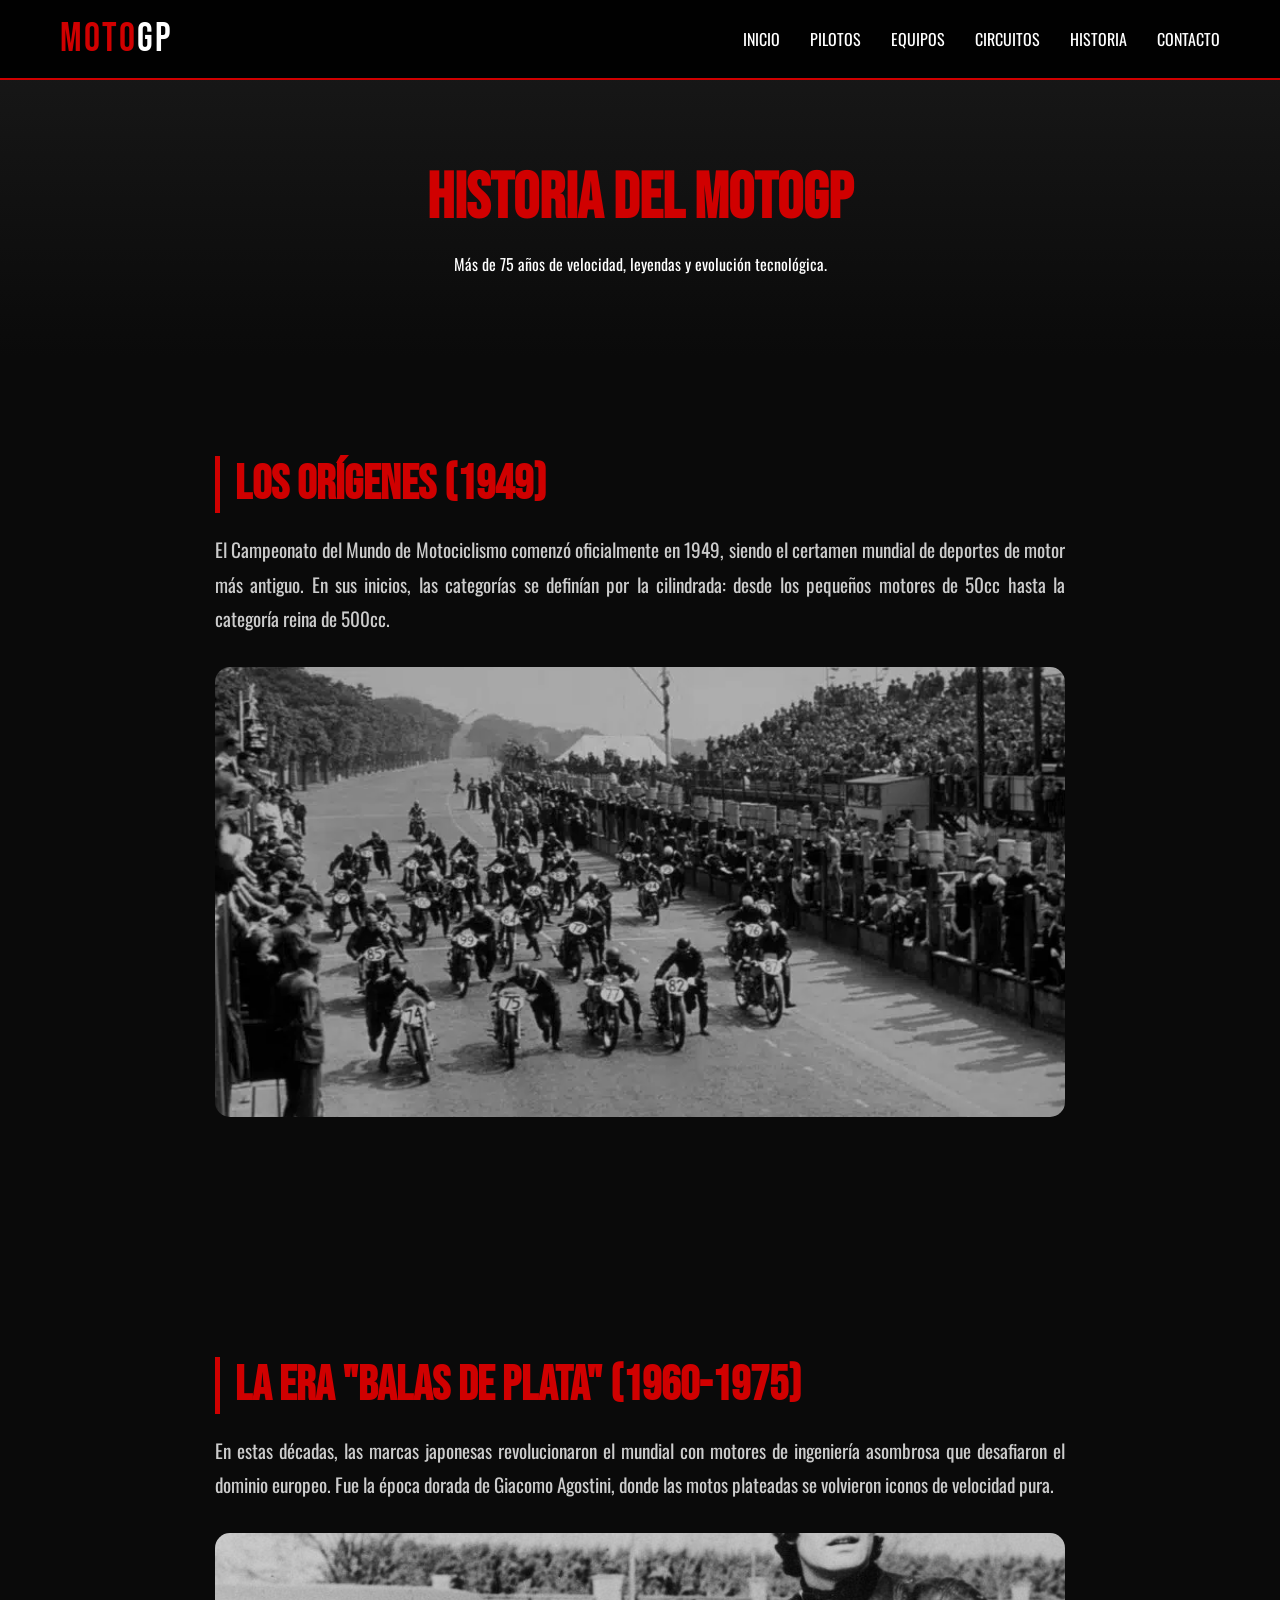
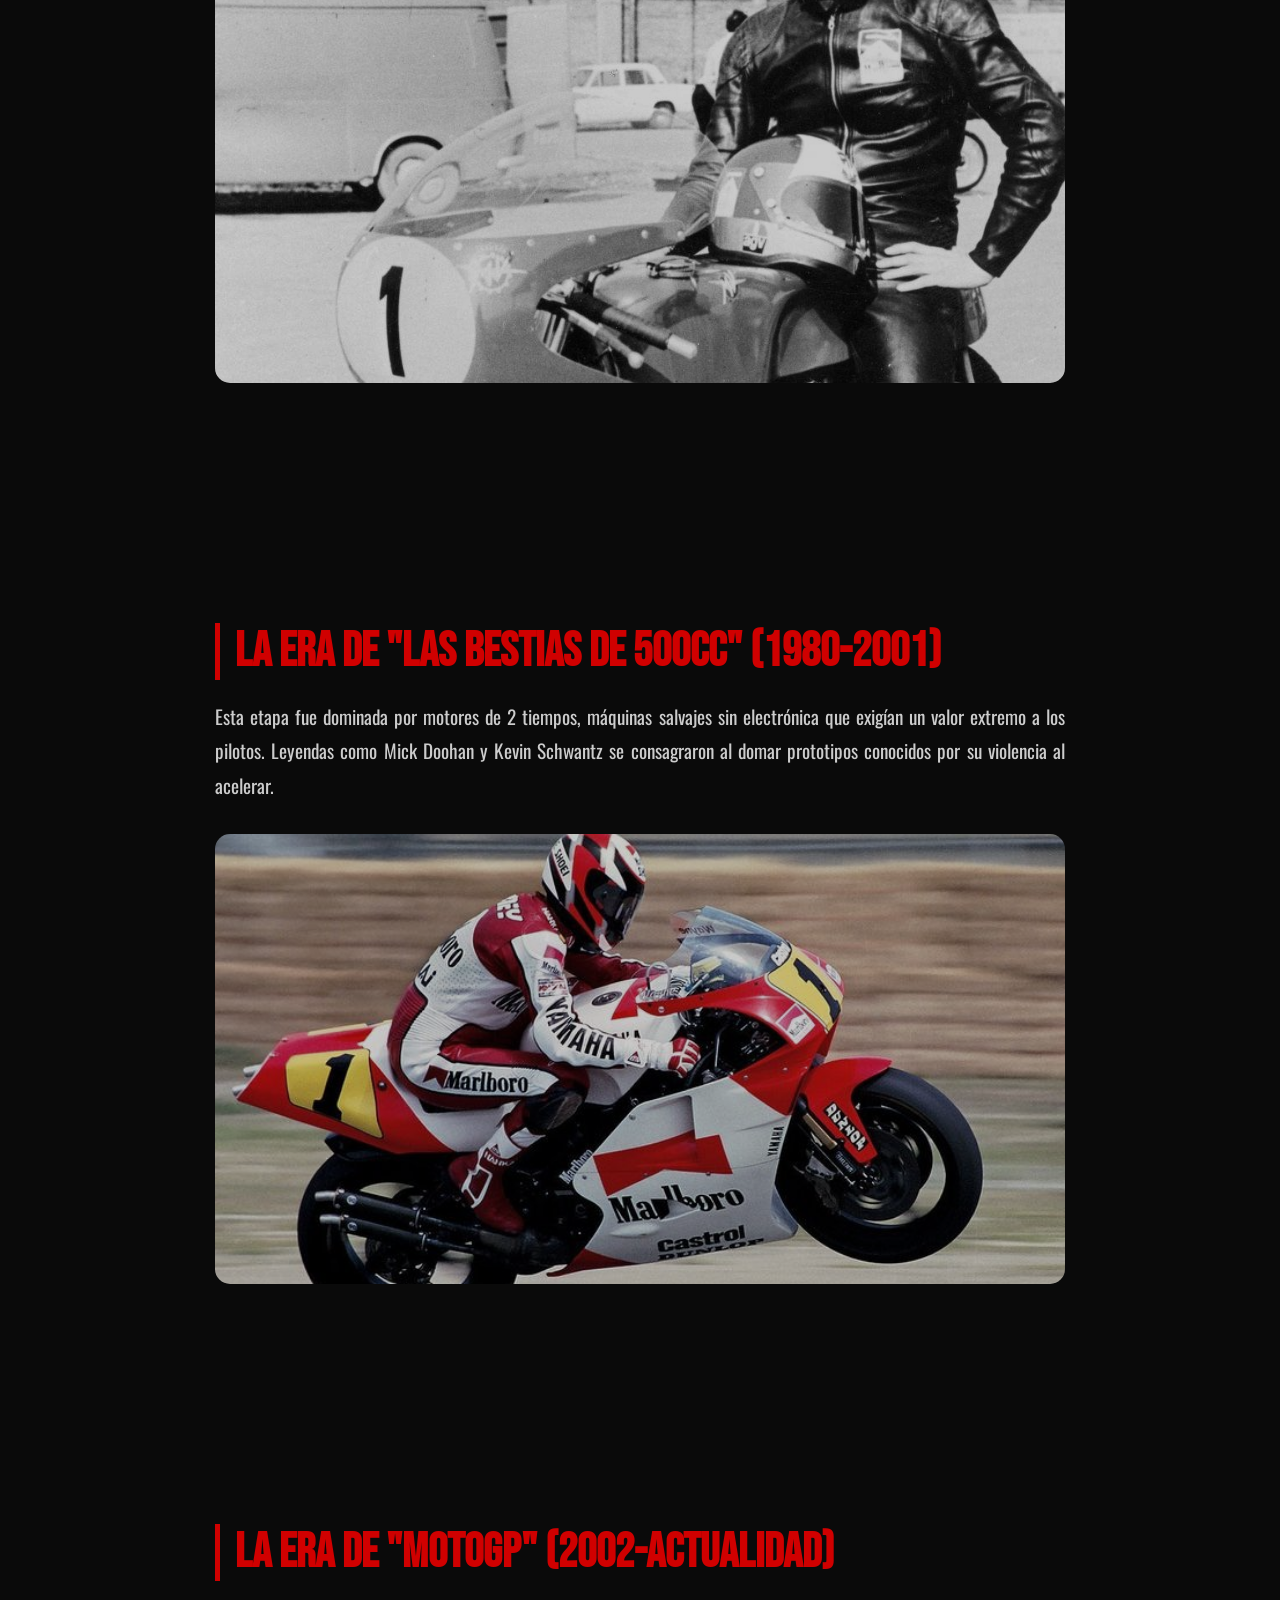
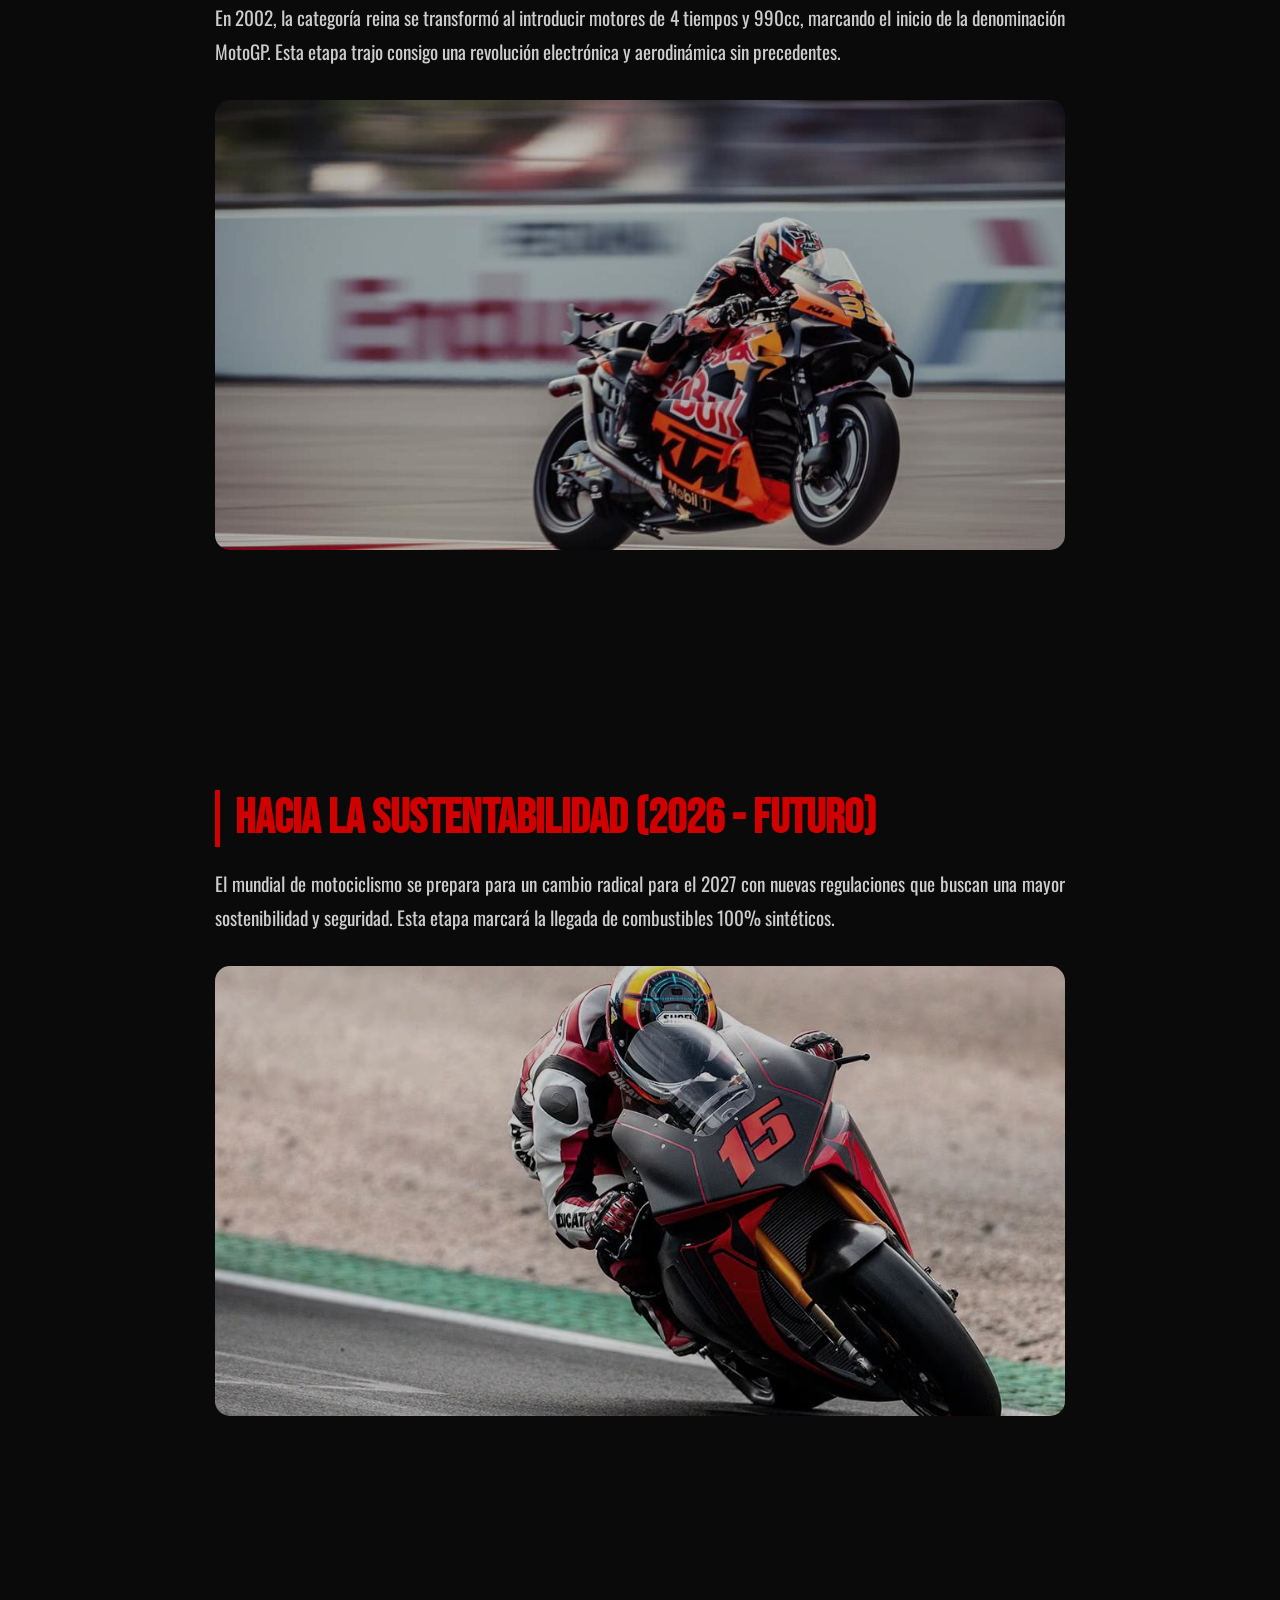
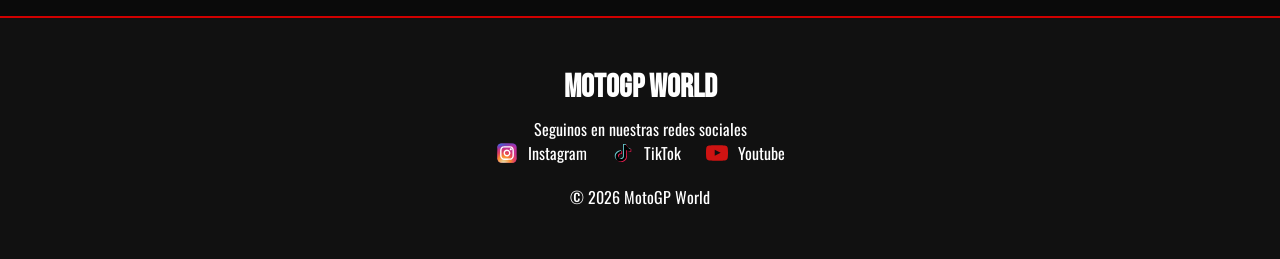
<file: practica/historia.html>
<!DOCTYPE html>
<html lang="es">
<head>
  <meta charset="UTF-8">
  <meta name="viewport" content="width=device-width, initial-scale=1.0">
  <title>Historia - MotoGP World</title>

  <link rel="preconnect" href="https://fonts.googleapis.com">
  <link rel="preconnect" href="https://fonts.gstatic.com" crossorigin>
  <link href="https://fonts.googleapis.com/css2?family=Bebas+Neue&family=Oswald:wght@300;400;500;600&display=swap" rel="stylesheet">

  <link rel="stylesheet" href="./css/style.css">
  <link rel="stylesheet" href="./css/historia.css">
</head>
<body>

  <header>
    <nav class="navbar">
      <div class="logo">
        <a href="index.html">
          <span class="logo-red">MOTO</span><span class="logo-white">GP</span>
        </a>
      </div>

      <ul class="nav-links">
        <li><a href="index.html">Inicio</a></li>
        <li><a href="pilotos.html">Pilotos</a></li>
        <li><a href="equipos.html">Equipos</a></li>
        <li><a href="circuitos.html">Circuitos</a></li>
        <li><a href="historia.html" class="active">Historia</a></li>
        <li><a href="contacto.html">Contacto</a></li>
      </ul>
    </nav>
  </header>

  <main>
    <section class="page-banner">
      <h1>Historia del MotoGP</h1>
      <p>Más de 75 años de velocidad, leyendas y evolución tecnológica.</p>
    </section>

    <section class="historia-container">
      <div class="historia-content">
        <h2>Los Orígenes (1949)</h2>
        <p>
          El Campeonato del Mundo de Motociclismo comenzó oficialmente en 1949, siendo el certamen mundial de deportes de motor más antiguo. En sus inicios, las categorías se definían por la cilindrada: desde los pequeños motores de 50cc hasta la categoría reina de 500cc.
        </p>
        <div class="historia-image">
          <img src="./img/FotoAntigua.webp" alt="Carrera antigua de MotoGP">
        </div>
      </div>
    </section>

    <section class="historia-container">
      <div class="historia-content">
        <h2>La era "Balas de plata" (1960-1975)</h2>
        <p>
          En estas décadas, las marcas japonesas revolucionaron el mundial con motores de ingeniería asombrosa que desafiaron el dominio europeo. Fue la época dorada de Giacomo Agostini, donde las motos plateadas se volvieron iconos de velocidad pura.
        </p>
        <div class="historia-image">
          <img src="./img/Giacomo.jpg" alt="Imagen de Giacomo">
        </div>
      </div>
    </section>

    <section class="historia-container">
      <div class="historia-content">
        <h2>La era de "Las bestias de 500cc" (1980-2001)</h2>
        <p>
          Esta etapa fue dominada por motores de 2 tiempos, máquinas salvajes sin electrónica que exigían un valor extremo a los pilotos. Leyendas como Mick Doohan y Kevin Schwantz se consagraron al domar prototipos conocidos por su violencia al acelerar.
        </p>
        <div class="historia-image">
          <img src="./img/WayneRainey.jpg" alt="Imagen de wayne">
        </div>
      </div>
    </section>

    <section class="historia-container">
      <div class="historia-content">
        <h2>La era de "MotoGp" (2002-actualidad)</h2>
        <p>
          En 2002, la categoría reina se transformó al introducir motores de 4 tiempos y 990cc, marcando el inicio de la denominación MotoGP. Esta etapa trajo consigo una revolución electrónica y aerodinámica sin precedentes.
        </p>
        <div class="historia-image">
          <img src="./img/MotogpActual.jpg" alt="MotoGP en la actualidad">
        </div>
      </div>
    </section>

    <section class="historia-container">
      <div class="historia-content">
        <h2>Hacia la Sustentabilidad (2026 - Futuro)</h2>
        <p>
          El mundial de motociclismo se prepara para un cambio radical para el 2027 con nuevas regulaciones que buscan una mayor sostenibilidad y seguridad. Esta etapa marcará la llegada de combustibles 100% sintéticos.
        </p>
        <div class="historia-image">
          <img src="./img/Motoelectrica.avif" alt="Moto electrica del futuro">
        </div>
      </div>
    </section>
  </main>

  <footer>
    <div class="footer-content">
      <h3>MotoGP World</h3>
      <p>Seguinos en nuestras redes sociales</p>

      <div class="footer-links">
        <a href="https://www.instagram.com/motogp/">
          <img src="./img/instagram.svg" alt="Instagram" class="social-icon">
          Instagram
        </a>

        <a href="https://www.tiktok.com/@motogp">
          <img src="./img/tiktok.svg" alt="TikTok" class="social-icon">
          TikTok
        </a>

        <a href="https://www.youtube.com/user/MotoGP">
          <img src="./img/Youtube.svg" alt="Youtube" class="social-icon">
          Youtube
        </a>
      </div>

      <p class="copyright">© 2026 MotoGP World</p>
    </div>
  </footer>

</body>
</html>
</file>
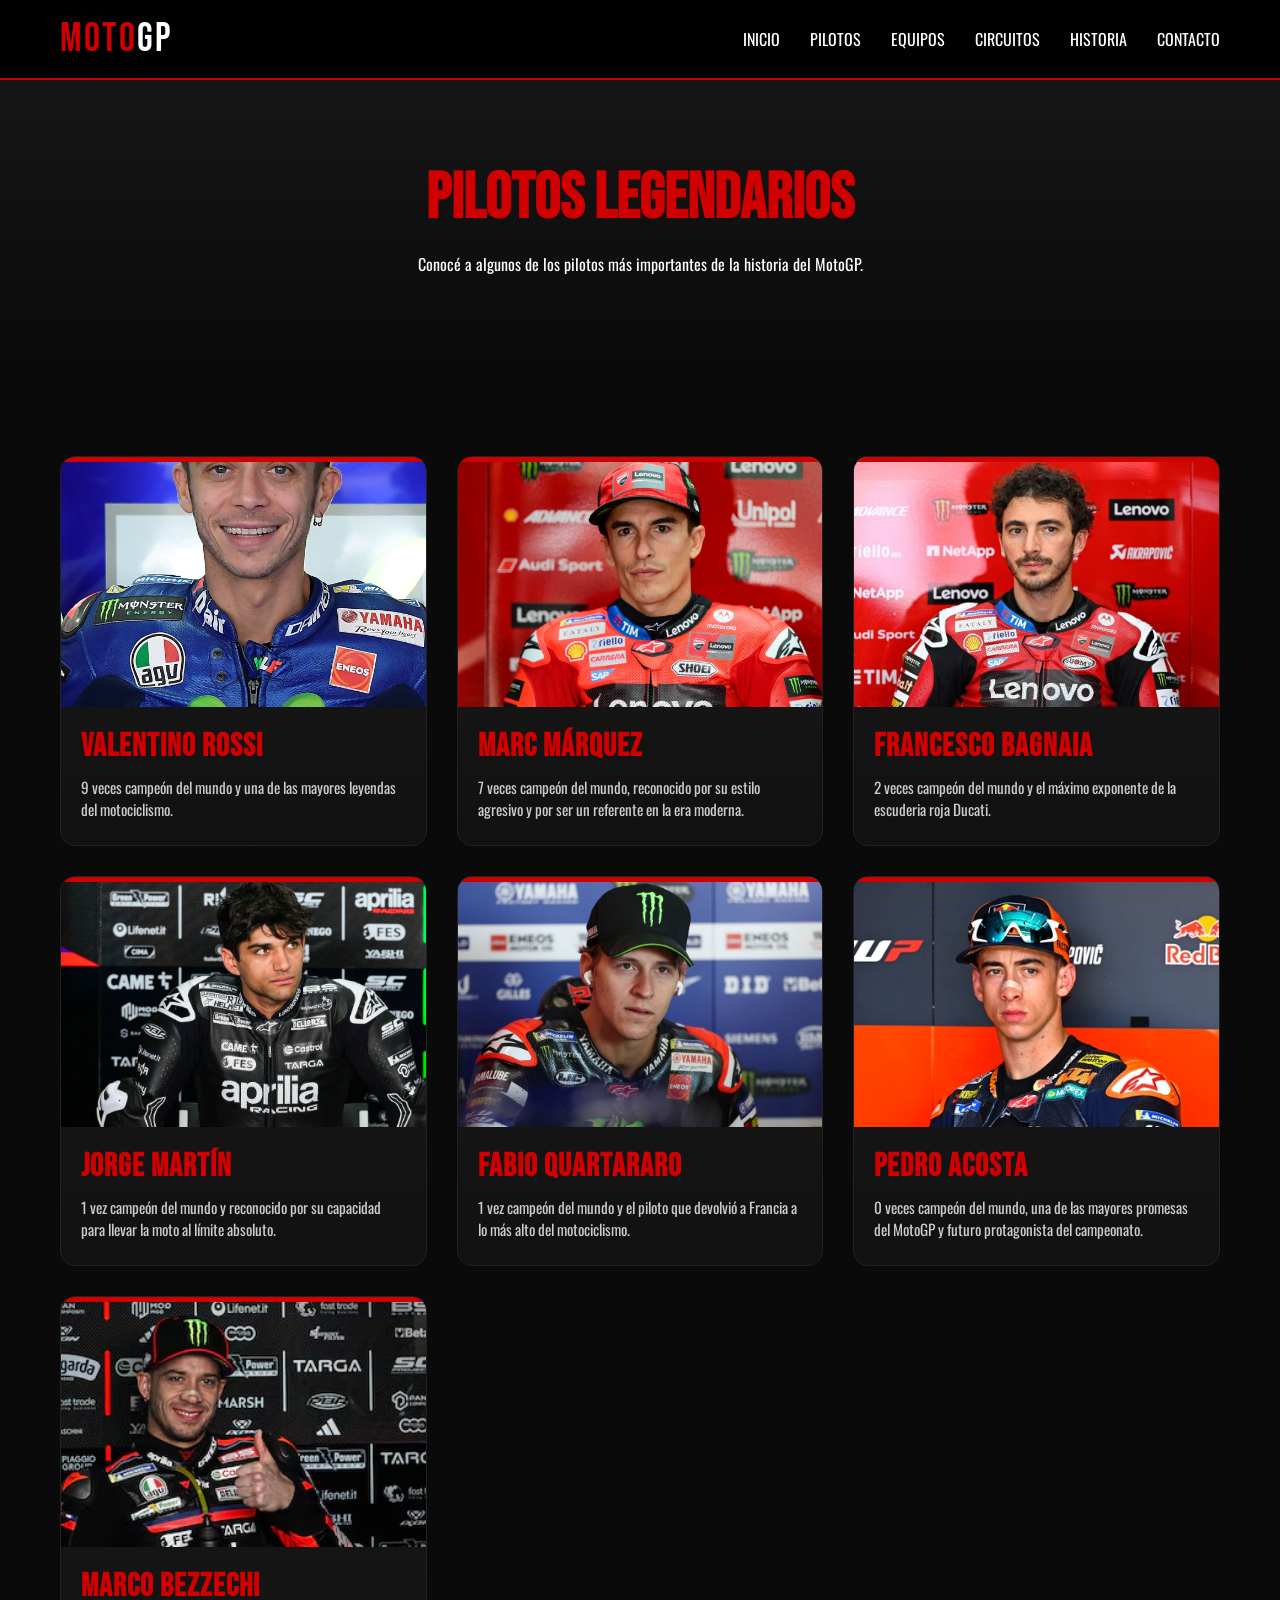
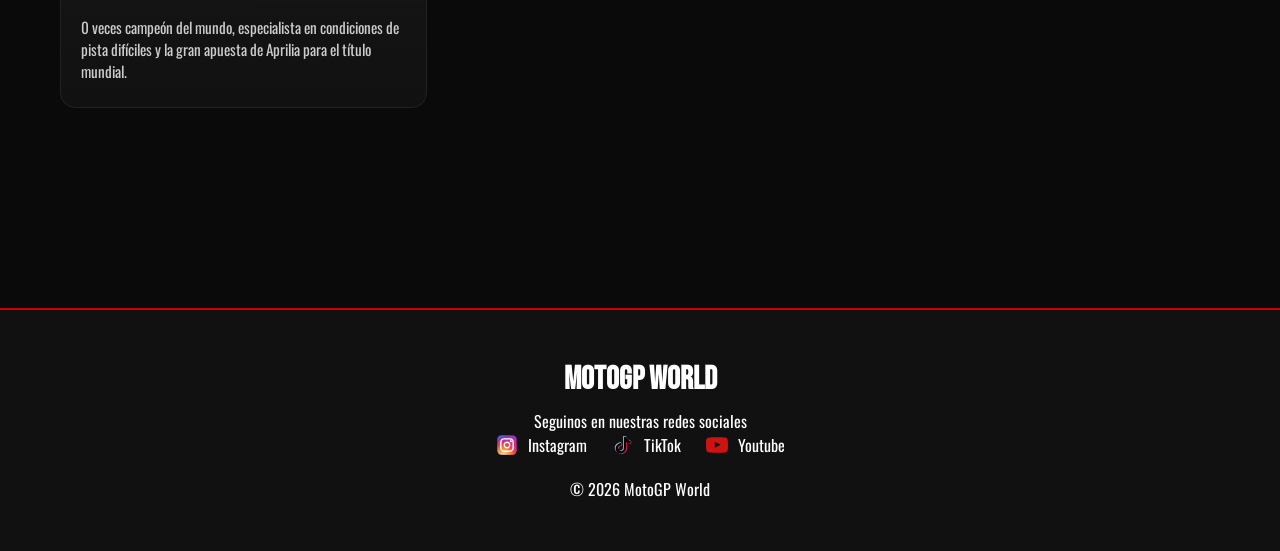
<file: practica/pilotos.html>
<!DOCTYPE html>
<html lang="es">
<head>
  <meta charset="UTF-8">
  <meta name="viewport" content="width=device-width, initial-scale=1.0">
  <title>Pilotos | MotoGP World</title>

  <link rel="preconnect" href="https://fonts.googleapis.com">
  <link rel="preconnect" href="https://fonts.gstatic.com" crossorigin>
  <link href="https://fonts.googleapis.com/css2?family=Bebas+Neue&family=Oswald:wght@300;400;500;600&display=swap" rel="stylesheet">

  <link rel="stylesheet" href="./css/style.css">
  <link rel="stylesheet" href="./css/pilotos.css">
</head>
<body>

  <header>
    <nav class="navbar">
      <div class="logo">
        <a href="index.html">
          <span class="logo-red">MOTO</span><span class="logo-white">GP</span>
        </a>
      </div>

      <ul class="nav-links">
        <li><a href="index.html">Inicio</a></li>
        <li><a href="pilotos.html">Pilotos</a></li>
        <li><a href="equipos.html">Equipos</a></li>
        <li><a href="circuitos.html">Circuitos</a></li>
        <li><a href="historia.html">Historia</a></li>
        <li><a href="contacto.html">Contacto</a></li>
      </ul>
    </nav>
  </header>

  <main>

    <section class="page-banner">
      <h1>Pilotos Legendarios</h1>
      <p>Conocé a algunos de los pilotos más importantes de la historia del MotoGP.</p>
    </section>

    <section class="pilots-section">
      <div class="pilots-container">

        <div class="pilot-card">
          <img src="./img/ValentinoRossi.jpg" alt="Valentino Rossi">
          <h2>Valentino Rossi</h2>
          <p>9 veces campeón del mundo y una de las mayores leyendas del motociclismo.</p>
        </div>

        <div class="pilot-card">
          <img src="./img/MarcMarquez.webp" alt="Marc Márquez">
          <h2>Marc Márquez</h2>
          <p>7 veces campeón del mundo, reconocido por su estilo agresivo y por ser un referente en la era moderna. </p>
        </div>

        <div class="pilot-card">
          <img src="./img/PecoBagnaia.jpg" alt="Francesco Bagnaia">
          <h2>Francesco Bagnaia</h2>
          <p>2 veces campeón del mundo y el máximo exponente de la escuderia roja Ducati.</p>
        </div>

        <div class="pilot-card">
          <img src="./img/JorgeMartin.jpg" alt="Jorge Martín">
          <h2>Jorge Martín</h2>
          <p>1 vez campeón del mundo y reconocido por su capacidad para llevar la moto al límite absoluto.</p>
        </div>

        <div class="pilot-card">
          <img src="./img/FabioQuartararo.jpg" alt="Fabio Quartararo">
          <h2>Fabio Quartararo</h2>
          <p>1 vez campeón del mundo y el piloto que devolvió a Francia a lo más alto del motociclismo.</p>
        </div>

        <div class="pilot-card">
          <img src="./img/PedroAcosta.webp" alt="Pedro Acosta">
          <h2>Pedro Acosta</h2>
          <p>0 veces campeón del mundo, una de las mayores promesas del MotoGP y futuro protagonista del campeonato.</p>
        </div>

        <div class="pilot-card">
          <img src="./img/Bezzechi.avif" alt="Marco Bezzechi">
          <h2>Marco Bezzechi</h2>
          <p>0 veces campeón del mundo, especialista en condiciones de pista difíciles y la gran apuesta de Aprilia para el título mundial.</p>
        </div>

      </div>
    </section>

  </main>

  <footer>
    <div class="footer-content">
      <h3>MotoGP World</h3>
      <p>Seguinos en nuestras redes sociales</p>

      <div class="footer-links">
        <a href="https://www.instagram.com/motogp/">
          <img src="./img/instagram.svg" alt="Instagram" class="social-icon">
          Instagram
        </a>

        <a href="https://www.tiktok.com/@motogp">
          <img src="./img/tiktok.svg" alt="TikTok" class="social-icon">
          TikTok
        </a>

        <a href="https://www.youtube.com/user/MotoGP">
          <img src="./img/Youtube.svg" alt="Youtube" class="social-icon">
          Youtube
        </a>
      </div>

      <p class="copyright">© 2026 MotoGP World</p>
    </div>
  </footer>

</body>
</html>
</file>
<file: css/style.css>
* {
  margin: 0;
  padding: 0;
  box-sizing: border-box;
}

body {
  background-color: #0a0a0a;
  color: white;
  font-family: 'Oswald', sans-serif;
}

img {
  width: 100%;
  display: block;
}

ul {
  list-style: none;
}

a {
  text-decoration: none;
}

/* NAVBAR */
.navbar {
  position: fixed;
  top: 0;
  left: 0;
  width: 100%;
  display: flex;
  justify-content: space-between;
  align-items: center;
  padding: 15px 60px;
  background-color: rgba(0, 0, 0, 0.95);
  border-bottom: 2px solid #d00000;
  z-index: 1000;
}

.logo a {
  font-family: 'Bebas Neue', sans-serif;
  font-size: 2.5rem;
  letter-spacing: 2px;
}

.logo-red { color: #d00000; }
.logo-white { color: white; }

.nav-links { display: flex; gap: 30px; }
.nav-links a { color: white; text-transform: uppercase; transition: 0.3s; }
.nav-links a:hover { color: #d00000; }


.page-banner {
  text-align: center;
  padding: 160px 20px 80px;
  background: linear-gradient(to bottom, #1a1a1a, #0a0a0a);
}

.page-banner h1 {
  font-family: 'Bebas Neue', sans-serif;
  font-size: 4rem;
  color: #d00000;
  margin-bottom: 15px;
}


.pilots-container,
.teams-container {
  display: grid;
  grid-template-columns: repeat(auto-fit, minmax(280px, 1fr)); /* Esto hace que entren varios en una fila */
  gap: 30px;
  padding: 60px;
  max-width: 1400px;
  margin: 0 auto;
}

.pilot-card,
.team-card {
  background-color: #151515;
  border-radius: 15px;
  overflow: hidden;
  transition: transform 0.3s ease;
  border: 1px solid #222;
}

.pilot-card:hover,
.team-card:hover {
  transform: translateY(-10px);
  box-shadow: 0 10px 30px rgba(208, 0, 0, 0.3);
}

.pilot-card img,
.team-card img {
  height: 250px;
  object-fit: cover;
}

.pilot-card h2,
.team-card h2 {
  font-family: 'Bebas Neue', sans-serif;
  font-size: 2rem;
  color: #d00000;
  padding: 20px 20px 10px;
}

.pilot-card p,
.team-card p {
  padding: 0 20px 25px;
  color: #cccccc;
}


footer {
  background-color: #111;
  padding: 50px 20px;
  text-align: center;
  margin-top: 60px;
  border-top: 2px solid #d00000;
}

.footer-content h3 {
  font-family: 'Bebas Neue', sans-serif;
  font-size: 2rem;
  margin-bottom: 10px;
}

.footer-links {
  display: flex;
  justify-content: center;
  gap: 25px;
  margin-bottom: 20px;
  flex-wrap: wrap; 
}

.footer-links a {
  color: white;
  display: flex;
  align-items: center; 
  gap: 10px; 
  transition: 0.3s;
}

.footer-links a:hover {
  color: #d00000;
}


.social-icon {
  width: 22px; 
  height: 22px;
  transition: 0.3s;
}


@media (max-width: 768px) {
  .navbar {
    flex-direction: row; 
    justify-content: space-between;
    padding: 10px 15px; 
  }

  .logo a {
    font-size: 1.5rem; /* Achicar  el logo para que no ocupe mucho */
  }

  .nav-links {
    display: flex;
    flex-direction: row; /* Los links se siguen uno al lado del otro*/
    gap: 10px;          /* Achicamos el espacio entre los links */
  }

  .nav-links a {
    font-size: 0.8rem;  /* Achique la letra para que todos los links entren */
    letter-spacing: 0;  
  }

  .page-banner h1 { font-size: 3rem; }
  .pilots-container, .teams-container { padding: 30px 20px; }
}
</file>
<file: css/circuitos.css>
.circuits-section {
    padding: 60px 20px 100px;
   
}


.gallery-container {
    max-width: 1200px; 
    margin: 0 auto;
    display: grid;
    grid-template-columns: repeat(2, 1fr); 
    gap: 60px 40px; 
}


.gallery-item {
    display: flex;
    flex-direction: column;
    align-items: center; 
    text-align: center;
}


.gallery-item img {
    width: 100%;
    height: 400px; 
    object-fit: cover; 
    border-radius: 4px;
    border-bottom: 6px solid #d00000; 
    transition: transform 0.4s ease, filter 0.3s ease, box-shadow 0.4s ease;
}


.gallery-item:hover img {
    transform: scale(1.03); 
    filter: brightness(1.1); 
    box-shadow: 0 15px 30px rgba(208, 0, 0, 0.2); 
}


.gallery-item h2 {
    font-family: 'Bebas Neue', sans-serif;
    color: #ffffff;
    margin-top: 20px;
    font-size: 2.5rem; 
    text-transform: uppercase;
    letter-spacing: 2px;
}
 


.gallery-item:last-child:nth-child(odd) {
    grid-column: span 1; 
}

/* Repositorio para celular*/

@media (max-width: 1024px) {
    .gallery-container {
        grid-template-columns: 1fr; 
        gap: 40px; 
    }

    .gallery-item img {
        height: 300px; 
    }

    .gallery-item h2 {
        font-size: 1.8rem; 
    }
}
</file>
<file: css/contacto.css>
.contacto-hero {
  text-align: center;
  padding: 160px 20px 70px;
  background: linear-gradient(to bottom, #1a1a1a, #0a0a0a);
}

.contacto-hero h1 {
  font-family: 'Bebas Neue', sans-serif;
  font-size: 4rem;
  color: #d00000;
  margin-bottom: 20px;
  letter-spacing: 2px;
}

.contacto-hero p {
  max-width: 800px;
  margin: 0 auto;
  color: #cccccc;
  font-size: 1.1rem;
  line-height: 1.8;
}

.contacto-container {
  display: grid;
  grid-template-columns: 1fr 2fr;
  gap: 40px;
  max-width: 1200px;
  margin: 0 auto;
  padding: 60px;
}

.contacto-info,
.contacto-formulario {
  background: linear-gradient(180deg, #1b1b1b 0%, #111 100%);
  border-radius: 15px;
  padding: 35px;
  border: 1px solid #222;
  position: relative;
  overflow: hidden;
}

.contacto-info::before,
.contacto-formulario::before {
  content: "";
  position: absolute;
  top: 0;
  left: 0;
  width: 100%;
  height: 5px;
  background-color: #d00000;
}

.contacto-info h2,
.contacto-formulario h2 {
  font-family: 'Bebas Neue', sans-serif;
  font-size: 2rem;
  color: #d00000;
  margin-bottom: 25px;
  letter-spacing: 1px;
}

.contacto-info p {
  color: #cccccc;
  margin-bottom: 18px;
  font-size: 1rem;
  line-height: 1.6;
}

.contacto-info strong {
  color: white;
}

.contacto-formulario form {
  display: flex;
  flex-direction: column;
}

.contacto-formulario label {
  color: white;
  margin-bottom: 8px;
  font-size: 0.95rem;
}

.contacto-formulario input,
.contacto-formulario textarea,
.contacto-formulario select {
  background-color: #0f0f0f;
  border: 1px solid #333;
  border-radius: 10px;
  padding: 14px 16px;
  margin-bottom: 20px;
  color: white;
  font-family: 'Oswald', sans-serif;
  font-size: 1rem;
  transition: 0.3s;
}

.contacto-formulario input:focus,
.contacto-formulario textarea:focus,
.contacto-formulario select:focus {
  outline: none;
  border-color: #d00000;
  box-shadow: 0 0 10px rgba(208, 0, 0, 0.3);
}

.contacto-formulario textarea {
  resize: vertical;
  min-height: 140px;
}

.radio-group {
  display: flex;
  flex-direction: column;
  gap: 12px;
  margin-bottom: 20px;
}

.radio-group label {
  display: flex;
  align-items: center;
  gap: 10px;
  color: #cccccc;
  margin-bottom: 0;
}

.radio-group input {
  margin: 0;
  width: auto;
}

.checkbox-label {
  display: flex;
  align-items: center;
  gap: 10px;
  color: #cccccc;
  margin-bottom: 25px;
}

.checkbox-label input {
  margin: 0;
  width: auto;
}

.botones-formulario {
  display: flex;
  gap: 15px;
  flex-wrap: wrap;
}

.contacto-formulario button {
  background-color: #d00000;
  color: white;
  border: none;
  padding: 14px 24px;
  border-radius: 10px;
  font-family: 'Oswald', sans-serif;
  font-size: 1rem;
  text-transform: uppercase;
  cursor: pointer;
  transition: 0.3s;
}

.contacto-formulario button:hover {
  background-color: #a80000;
  transform: translateY(-3px);
}

.reset-btn {
  background-color: #333;
}

.reset-btn:hover {
  background-color: #555;
}

/* Repositorio para celular*/
@media (max-width: 900px) {
  .contacto-container {
    grid-template-columns: 1fr;
    padding: 40px 20px;
  }
}

@media (max-width: 768px) {
  .contacto-hero {
    padding: 140px 20px 50px;
  }

  .contacto-hero h1 {
    font-size: 3rem;
  }

  .contacto-hero p {
    font-size: 1rem;
  }

  .contacto-info h2,
  .contacto-formulario h2 {
    font-size: 1.7rem;
  }

  .botones-formulario {
    flex-direction: column;
  }
}
</file>
<file: css/equipos.css>
.teams-section {
  padding: 40px 0 80px;
}

.teams-container {
  max-width: 1400px;
  margin: 0 auto;
}

.team-card {
  position: relative;
  background: linear-gradient(180deg, #1b1b1b 0%, #111 100%);
}

.team-card::before {
  content: "";
  position: absolute;
  top: 0;
  left: 0;
  width: 100%;
  height: 5px;
  background-color: #d00000;
}

.team-card img {
  transition: transform 0.4s ease;
}

.team-card:hover img {
  transform: scale(1.05);
}

.team-card h2 {
  letter-spacing: 1px;
}

.team-card p {
  font-size: 0.95rem;
}
/* Repositorio para celular*/
@media (max-width: 768px) {
  .teams-section {
    padding: 20px 0 50px;
  }

  .team-card h2 {
    font-size: 1.7rem;
  }

  .team-card p {
    font-size: 0.9rem;
  }
}
</file>
<file: css/historia.css>
.historia-container {
    background-color: #0a0a0a; 
    padding: 60px 20px;
    display: flex;
    flex-direction: column; 
    align-items: center;    
}

.historia-content {
    max-width: 850px;
    width: 100%;
    margin-bottom: 60px; 
}

.historia-content h2 {
    font-family: 'Bebas Neue', sans-serif;
    font-size: 3rem;
    color: #d00000;
    margin: 40px 0 20px;
    border-left: 5px solid #d00000;
    padding-left: 15px;
    text-align: left; 
} 

.historia-content p {
    font-size: 1.2rem;
    color: #cccccc;
    line-height: 1.8;
    margin-bottom: 30px;
    text-align: justify; 
} 

.historia-image {
    width: 100%;
    height: 450px;     
    margin-top: 20px;    
    margin-bottom: 20px;
    border-radius: 15px;
    overflow: hidden;    
    border: none;       
    position: relative;
    display: block;
}

.historia-image img {
    width: 100%;
    height: 100%;        
    display: block; 
    object-fit: cover;
    filter: grayscale(0.2) brightness(0.8);
    transition: transform 0.3s ease;
}

.historia-image:hover img {
    transform: scale(1.02);
}

blockquote {
    font-style: italic;
    font-size: 1.5rem;
    color: white;
    padding: 30px;
    background-color: #151515;
    border-radius: 10px;
    margin: 40px 0;
    text-align: center;
    border: 1px solid #d00000;
}

/* Respositorio para celular */
@media (max-width: 768px) {
    
    .historia-content h2 {
        font-size: 2.2rem;
    }
    .historia-image {
        height: 250px; 
    }
    .historia-image img {
        height: 100%;
    }
    .historia-content p {
        font-size: 1.1rem;
    }
}
</file>
<file: css/pilotos.css>
.pilots-section {
  padding: 40px 0 80px;
}

.pilots-container {
  max-width: 1400px;
  margin: 0 auto;
}

.pilot-card {
  position: relative;
  background: linear-gradient(180deg, #1b1b1b 0%, #111 100%);
}

.pilot-card::before {
  content: "";
  position: absolute;
  top: 0;
  left: 0;
  width: 100%;
  height: 5px;
  background-color: #d00000;
}

.pilot-card img {
  transition: transform 0.4s ease;
}

.pilot-card:hover img {
  transform: scale(1.05);
}

.pilot-card h2 {
  letter-spacing: 1px;
}

.pilot-card p {
  font-size: 0.95rem;
}
/* Repositorio para celular*/
@media (max-width: 768px) {
  .pilots-section {
    padding: 20px 0 50px;
  }

  .pilot-card h2 {
    font-size: 1.7rem;
  }

  .pilot-card p {
    font-size: 0.9rem;
  }
}
</file>
<file: practica/css/style.css>
* {
  margin: 0;
  padding: 0;
  box-sizing: border-box;
}

body {
  background-color: #0a0a0a;
  color: white;
  font-family: 'Oswald', sans-serif;
}

img {
  width: 100%;
  display: block;
}

ul {
  list-style: none;
}

a {
  text-decoration: none;
}

/* NAVBAR */
.navbar {
  position: fixed;
  top: 0;
  left: 0;
  width: 100%;
  display: flex;
  justify-content: space-between;
  align-items: center;
  padding: 15px 60px;
  background-color: rgba(0, 0, 0, 0.95);
  border-bottom: 2px solid #d00000;
  z-index: 1000;
}

.logo a {
  font-family: 'Bebas Neue', sans-serif;
  font-size: 2.5rem;
  letter-spacing: 2px;
}

.logo-red { color: #d00000; }
.logo-white { color: white; }

.nav-links { display: flex; gap: 30px; }
.nav-links a { color: white; text-transform: uppercase; transition: 0.3s; }
.nav-links a:hover { color: #d00000; }


.page-banner {
  text-align: center;
  padding: 160px 20px 80px;
  background: linear-gradient(to bottom, #1a1a1a, #0a0a0a);
}

.page-banner h1 {
  font-family: 'Bebas Neue', sans-serif;
  font-size: 4rem;
  color: #d00000;
  margin-bottom: 15px;
}


.pilots-container,
.teams-container {
  display: grid;
  grid-template-columns: repeat(auto-fit, minmax(280px, 1fr)); /* Esto hace que entren varias por fila */
  gap: 30px;
  padding: 60px;
  max-width: 1400px;
  margin: 0 auto;
}

.pilot-card,
.team-card {
  background-color: #151515;
  border-radius: 15px;
  overflow: hidden;
  transition: transform 0.3s ease;
  border: 1px solid #222;
}

.pilot-card:hover,
.team-card:hover {
  transform: translateY(-10px);
  box-shadow: 0 10px 30px rgba(208, 0, 0, 0.3);
}

.pilot-card img,
.team-card img {
  height: 250px;
  object-fit: cover;
}

.pilot-card h2,
.team-card h2 {
  font-family: 'Bebas Neue', sans-serif;
  font-size: 2rem;
  color: #d00000;
  padding: 20px 20px 10px;
}

.pilot-card p,
.team-card p {
  padding: 0 20px 25px;
  color: #cccccc;
}


footer {
  background-color: #111;
  padding: 50px 20px;
  text-align: center;
  margin-top: 60px;
  border-top: 2px solid #d00000;
}

.footer-content h3 {
  font-family: 'Bebas Neue', sans-serif;
  font-size: 2rem;
  margin-bottom: 10px;
}

.footer-links {
  display: flex;
  justify-content: center;
  gap: 25px;
  margin-bottom: 20px;
  flex-wrap: wrap; 
}

.footer-links a {
  color: white;
  display: flex;
  align-items: center; 
  gap: 10px; 
  transition: 0.3s;
}

.footer-links a:hover {
  color: #d00000;
}


.social-icon {
  width: 22px; 
  height: 22px;
  transition: 0.3s;
}


@media (max-width: 768px) {
  .navbar {
    flex-direction: row; /* Mantenemos la línea horizontal */
    justify-content: space-between;
    padding: 10px 15px; /* Bajamos los 60px a solo 15px para ganar mucho espacio */
  }

  .logo a {
    font-size: 1.5rem; /* Achicamos el logo para que no ocupe media pantalla */
  }

  .nav-links {
    display: flex;
    flex-direction: row; /* Los links siguen uno al lado del otro */
    gap: 10px;          /* Achicamos el espacio entre links (de 30px a 10px) */
  }

  .nav-links a {
    font-size: 0.8rem;  /* Letra más chica para que todos los links entren */
    letter-spacing: 0;  /* Quitamos espacio entre letras si lo tenías */
  }

  .page-banner h1 { font-size: 3rem; }
  .pilots-container, .teams-container { padding: 30px 20px; }
}
</file>
<file: practica/css/contacto.css>
.contacto-hero {
  text-align: center;
  padding: 160px 20px 70px;
  background: linear-gradient(to bottom, #1a1a1a, #0a0a0a);
}

.contacto-hero h1 {
  font-family: 'Bebas Neue', sans-serif;
  font-size: 4rem;
  color: #d00000;
  margin-bottom: 20px;
  letter-spacing: 2px;
}

.contacto-hero p {
  max-width: 800px;
  margin: 0 auto;
  color: #cccccc;
  font-size: 1.1rem;
  line-height: 1.8;
}

.contacto-container {
  display: grid;
  grid-template-columns: 1fr 2fr;
  gap: 40px;
  max-width: 1200px;
  margin: 0 auto;
  padding: 60px;
}

.contacto-info,
.contacto-formulario {
  background: linear-gradient(180deg, #1b1b1b 0%, #111 100%);
  border-radius: 15px;
  padding: 35px;
  border: 1px solid #222;
  position: relative;
  overflow: hidden;
}

.contacto-info::before,
.contacto-formulario::before {
  content: "";
  position: absolute;
  top: 0;
  left: 0;
  width: 100%;
  height: 5px;
  background-color: #d00000;
}

.contacto-info h2,
.contacto-formulario h2 {
  font-family: 'Bebas Neue', sans-serif;
  font-size: 2rem;
  color: #d00000;
  margin-bottom: 25px;
  letter-spacing: 1px;
}

.contacto-info p {
  color: #cccccc;
  margin-bottom: 18px;
  font-size: 1rem;
  line-height: 1.6;
}

.contacto-info strong {
  color: white;
}

.contacto-formulario form {
  display: flex;
  flex-direction: column;
}

.contacto-formulario label {
  color: white;
  margin-bottom: 8px;
  font-size: 0.95rem;
}

.contacto-formulario input,
.contacto-formulario textarea,
.contacto-formulario select {
  background-color: #0f0f0f;
  border: 1px solid #333;
  border-radius: 10px;
  padding: 14px 16px;
  margin-bottom: 20px;
  color: white;
  font-family: 'Oswald', sans-serif;
  font-size: 1rem;
  transition: 0.3s;
}

.contacto-formulario input:focus,
.contacto-formulario textarea:focus,
.contacto-formulario select:focus {
  outline: none;
  border-color: #d00000;
  box-shadow: 0 0 10px rgba(208, 0, 0, 0.3);
}

.contacto-formulario textarea {
  resize: vertical;
  min-height: 140px;
}

.radio-group {
  display: flex;
  flex-direction: column;
  gap: 12px;
  margin-bottom: 20px;
}

.radio-group label {
  display: flex;
  align-items: center;
  gap: 10px;
  color: #cccccc;
  margin-bottom: 0;
}

.radio-group input {
  margin: 0;
  width: auto;
}

.checkbox-label {
  display: flex;
  align-items: center;
  gap: 10px;
  color: #cccccc;
  margin-bottom: 25px;
}

.checkbox-label input {
  margin: 0;
  width: auto;
}

.botones-formulario {
  display: flex;
  gap: 15px;
  flex-wrap: wrap;
}

.contacto-formulario button {
  background-color: #d00000;
  color: white;
  border: none;
  padding: 14px 24px;
  border-radius: 10px;
  font-family: 'Oswald', sans-serif;
  font-size: 1rem;
  text-transform: uppercase;
  cursor: pointer;
  transition: 0.3s;
}

.contacto-formulario button:hover {
  background-color: #a80000;
  transform: translateY(-3px);
}

.reset-btn {
  background-color: #333;
}

.reset-btn:hover {
  background-color: #555;
}

@media (max-width: 900px) {
  .contacto-container {
    grid-template-columns: 1fr;
    padding: 40px 20px;
  }
}

@media (max-width: 768px) {
  .contacto-hero {
    padding: 140px 20px 50px;
  }

  .contacto-hero h1 {
    font-size: 3rem;
  }

  .contacto-hero p {
    font-size: 1rem;
  }

  .contacto-info h2,
  .contacto-formulario h2 {
    font-size: 1.7rem;
  }

  .botones-formulario {
    flex-direction: column;
  }
}
</file>
<file: practica/css/equipos.css>
.teams-section {
  padding: 40px 0 80px;
}

.teams-container {
  max-width: 1400px;
  margin: 0 auto;
}

.team-card {
  position: relative;
  background: linear-gradient(180deg, #1b1b1b 0%, #111 100%);
}

.team-card::before {
  content: "";
  position: absolute;
  top: 0;
  left: 0;
  width: 100%;
  height: 5px;
  background-color: #d00000;
}

.team-card img {
  transition: transform 0.4s ease;
}

.team-card:hover img {
  transform: scale(1.05);
}

.team-card h2 {
  letter-spacing: 1px;
}

.team-card p {
  font-size: 0.95rem;
}

@media (max-width: 768px) {
  .teams-section {
    padding: 20px 0 50px;
  }

  .team-card h2 {
    font-size: 1.7rem;
  }

  .team-card p {
    font-size: 0.9rem;
  }
}
</file>
<file: practica/css/historia.css>
.historia-container {
    background-color: #0a0a0a; 
    padding: 60px 20px;
    display: flex;
    flex-direction: column; 
    align-items: center;    
}

.historia-content {
    max-width: 850px;
    width: 100%;
    margin-bottom: 60px; 
}

.historia-content h2 {
    font-family: 'Bebas Neue', sans-serif;
    font-size: 3rem;
    color: #d00000;
    margin: 40px 0 20px;
    border-left: 5px solid #d00000;
    padding-left: 15px;
    text-align: left; 
} 

.historia-content p {
    font-size: 1.2rem;
    color: #cccccc;
    line-height: 1.8;
    margin-bottom: 30px;
    text-align: justify; 
} 

.historia-image {
    width: 100%;
    height: 450px;     
    margin-top: 20px;    
    margin-bottom: 20px;
    border-radius: 15px;
    overflow: hidden;    
    border: none;       
    position: relative;
    display: block;
}

.historia-image img {
    width: 100%;
    height: 100%;        
    display: block; 
    object-fit: cover;
    filter: grayscale(0.2) brightness(0.8);
    transition: transform 0.3s ease;
}

.historia-image:hover img {
    transform: scale(1.02);
}

blockquote {
    font-style: italic;
    font-size: 1.5rem;
    color: white;
    padding: 30px;
    background-color: #151515;
    border-radius: 10px;
    margin: 40px 0;
    text-align: center;
    border: 1px solid #d00000;
}

/* Respositorio para celular */
@media (max-width: 768px) {
    
    .historia-content h2 {
        font-size: 2.2rem;
    }
    .historia-image {
        height: 250px; 
    }
    .historia-image img {
        height: 100%;
    }
    .historia-content p {
        font-size: 1.1rem;
    }
}
</file>
<file: practica/css/pilotos.css>
.pilots-section {
  padding: 40px 0 80px;
}

.pilots-container {
  max-width: 1400px;
  margin: 0 auto;
}

.pilot-card {
  position: relative;
  background: linear-gradient(180deg, #1b1b1b 0%, #111 100%);
}

.pilot-card::before {
  content: "";
  position: absolute;
  top: 0;
  left: 0;
  width: 100%;
  height: 5px;
  background-color: #d00000;
}

.pilot-card img {
  transition: transform 0.4s ease;
}

.pilot-card:hover img {
  transform: scale(1.05);
}

.pilot-card h2 {
  letter-spacing: 1px;
}

.pilot-card p {
  font-size: 0.95rem;
}

@media (max-width: 768px) {
  .pilots-section {
    padding: 20px 0 50px;
  }

  .pilot-card h2 {
    font-size: 1.7rem;
  }

  .pilot-card p {
    font-size: 0.9rem;
  }
}
</file>
